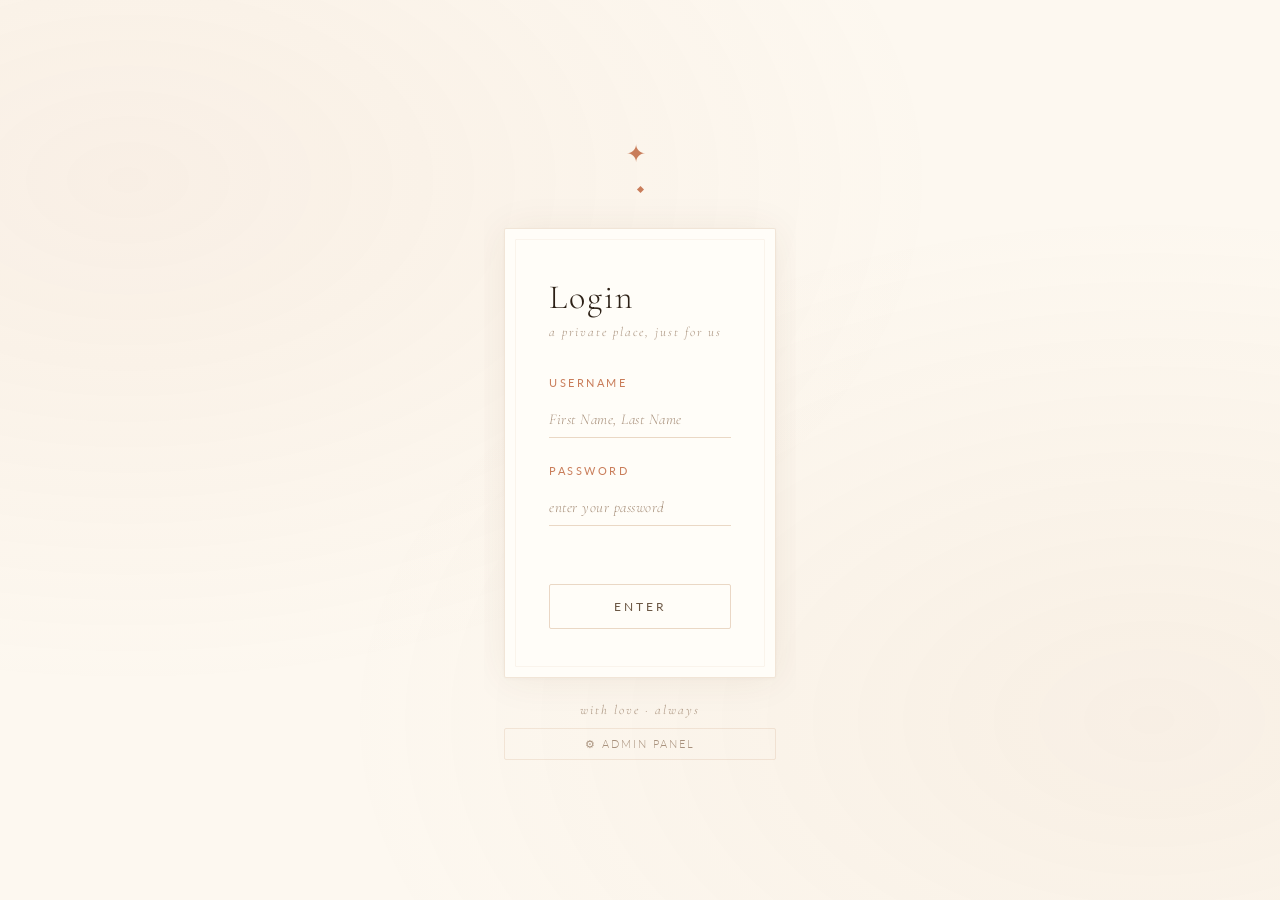
<file: index.html>
<!DOCTYPE html>
<html lang="en">
<head>
  <meta charset="UTF-8" />
  <meta name="viewport" content="width=device-width, initial-scale=1.0" />
  <title>For Rica — Home</title>
  <link href="https://fonts.googleapis.com/css2?family=Cormorant+Garamond:ital,wght@0,300;0,400;1,300;1,400&family=Lato:wght@300;400&display=swap" rel="stylesheet" />

  <style>
    *, *::before, *::after { margin: 0; padding: 0; box-sizing: border-box; }
    :root {
      --cream:#fdf8f0; --cream-deep:#f5ede0; --ink:#2c2016; --ink-light:#6b5744; --ink-faint:#a8917c;
      --blush:#e8c4a0; --rose:#c97d5a; --rose-dark:#a05f40; --gold:#b98250;
      --border:rgba(185,130,80,0.15); --border-strong:rgba(185,130,80,0.30); --shadow-warm:rgba(100,60,20,0.07);
      --font-serif:"Cormorant Garamond",serif; --font-sans:"Lato",sans-serif; --sidebar-w:260px;
    }
    html,body{min-height:100vh;background-color:var(--cream);font-family:var(--font-sans);font-weight:300;color:var(--ink);overflow-x:hidden;}
    body::before{content:"";position:fixed;inset:0;background:radial-gradient(ellipse at 10% 20%,rgba(200,140,100,0.08) 0%,transparent 50%),radial-gradient(ellipse at 90% 80%,rgba(185,130,80,0.07) 0%,transparent 50%);pointer-events:none;z-index:0;}
    .petals-container{position:fixed;inset:0;pointer-events:none;z-index:1;overflow:hidden;}
    .petal{position:absolute;top:-40px;background:radial-gradient(ellipse at 40% 30%,#f2c4a8,#d9896a);border-radius:50% 0 50% 0;opacity:0;animation:petalFall linear infinite;}
    @keyframes petalFall{0%{transform:translateY(0) rotate(0deg) translateX(0);opacity:0;}5%{opacity:0.6;}95%{opacity:0.3;}100%{transform:translateY(110vh) rotate(360deg) translateX(60px);opacity:0;}}
    .petal:nth-child(1){left:5%;width:8px;height:11px;animation-duration:9s;animation-delay:0s;}
    .petal:nth-child(2){left:15%;width:12px;height:16px;animation-duration:11s;animation-delay:1.5s;}
    .petal:nth-child(3){left:28%;width:9px;height:12px;animation-duration:8s;animation-delay:3s;}
    .petal:nth-child(4){left:40%;width:11px;height:15px;animation-duration:13s;animation-delay:0.8s;}
    .petal:nth-child(5){left:55%;width:8px;height:11px;animation-duration:10s;animation-delay:2.2s;}
    .petal:nth-child(6){left:68%;width:13px;height:17px;animation-duration:9s;animation-delay:4s;}
    .petal:nth-child(7){left:78%;width:9px;height:12px;animation-duration:12s;animation-delay:1s;}
    .petal:nth-child(8){left:88%;width:10px;height:14px;animation-duration:8s;animation-delay:3.5s;}
    .petal:nth-child(9){left:22%;width:7px;height:10px;animation-duration:14s;animation-delay:5s;}
    .petal:nth-child(10){left:62%;width:11px;height:15px;animation-duration:11s;animation-delay:6s;}
    @keyframes fadeUp{from{opacity:0;transform:translateY(40px);}to{opacity:1;transform:translateY(0);}}
    .animate-in{animation:fadeUp 1.2s cubic-bezier(0.22,1,0.36,1) both;}
    .app-container{display:flex;min-height:100vh;position:relative;z-index:2;}
    .sidebar{width:var(--sidebar-w);flex-shrink:0;background-color:transparent;border-right:1px solid var(--border);display:flex;flex-direction:column;padding:40px 0;position:sticky;top:0;height:100vh;overflow-y:auto;}
    .sidebar-header{padding:0 30px;margin-bottom:40px;}
    .sidebar-header .star{color:var(--rose);font-size:20px;margin-bottom:10px;display:block;}
    .sidebar-header h2{font-family:var(--font-serif);font-style:italic;font-size:22px;font-weight:300;letter-spacing:2px;color:var(--ink-light);}
    .sidebar-menu{flex:1;}
    .sidebar-menu h3{font-size:11px;letter-spacing:3px;color:var(--rose);padding:0 30px;margin:20px 0 10px;font-weight:400;}
    .sidebar-menu ul{list-style:none;margin-bottom:30px;}
    .sidebar-menu li{display:flex;align-items:center;border-left:3px solid transparent;transition:background 0.2s ease;}
    .sidebar-menu li:hover{background-color:rgba(232,196,160,0.1);}
    .sidebar-menu li.active{background-color:rgba(232,196,160,0.2);border-left:3px solid var(--rose);}
    .sidebar-menu li a{text-decoration:none;color:var(--ink);font-size:15px;display:flex;align-items:center;width:100%;padding:12px 30px;transition:color 0.2s ease;}
    .sidebar-menu li.disabled a{color:var(--ink-faint);pointer-events:none;}
    .sidebar-menu .icon{margin-right:14px;font-size:17px;opacity:0.7;}
    .badge{margin-left:auto;background-color:rgba(201,125,90,0.15);color:var(--rose);font-size:11px;padding:2px 8px;border-radius:12px;font-weight:400;}
    .sidebar-bottom{padding:0 30px;}
    .sidebar-bottom ul{list-style:none;border-top:1px solid var(--border);padding-top:20px;margin-bottom:20px;}
    .sidebar-bottom li a{text-decoration:none;color:var(--ink-light);font-size:15px;display:flex;align-items:center;padding:8px 0;transition:color 0.2s ease;}
    .sidebar-bottom li a:hover{color:var(--rose);}
    .sidebar-user{font-family:var(--font-serif);font-style:italic;font-size:13px;color:var(--ink-faint);letter-spacing:1px;margin-bottom:12px;padding-bottom:12px;border-bottom:0.5px solid var(--border);line-height:1.6;}
    .sidebar-user span{color:var(--rose);font-style:normal;}
    .logout-link{font-size:11px!important;letter-spacing:2px!important;color:var(--ink-faint)!important;text-transform:uppercase;cursor:pointer;}
    .logout-link:hover{color:var(--rose)!important;}
    .sidebar-footer{font-family:var(--font-serif);font-style:italic;font-size:14px;color:var(--ink-faint);letter-spacing:2px;border-top:1px solid var(--border);padding-top:20px;}
    .main-content{flex:1;display:flex;flex-direction:column;align-items:center;padding:60px 20px;overflow-y:auto;height:100vh;}
    .ornament-divider{text-align:center;margin-bottom:40px;}
    .ornament-divider .star-glyph{font-family:var(--font-serif);font-size:26px;color:var(--rose);letter-spacing:8px;display:block;margin-bottom:8px;}
    .ornament-divider .line{display:inline-block;width:100px;height:0.5px;background:linear-gradient(to right,transparent,var(--blush),transparent);vertical-align:middle;}
    .ornament-divider .diamond{display:inline-block;width:6px;height:6px;background:var(--rose);transform:rotate(45deg);margin:0 12px;vertical-align:middle;}
    .home-wrapper{max-width:680px;width:100%;}
    .welcome-headline{text-align:center;margin-bottom:48px;}
    .welcome-headline .eyebrow{font-family:var(--font-serif);font-style:italic;font-size:13px;letter-spacing:4px;color:var(--ink-faint);display:block;margin-bottom:14px;}
    .welcome-headline h1{font-family:var(--font-serif);font-weight:300;font-size:clamp(42px,6vw,68px);color:var(--ink);line-height:1.1;letter-spacing:2px;}
    .welcome-headline h1 em{color:var(--rose);font-style:italic;}
    .welcome-headline .subtitle{margin-top:16px;font-size:14px;letter-spacing:2px;color:var(--ink-faint);}
    .welcome-card{background:#fffdf8;border:0.5px solid rgba(185,130,80,0.2);border-radius:2px;padding:52px 56px;position:relative;box-shadow:0 2px 40px var(--shadow-warm),0 1px 4px rgba(100,60,20,0.04);}
    .welcome-card::after{content:"";position:absolute;inset:12px;border:0.5px solid rgba(185,130,80,0.08);border-radius:1px;pointer-events:none;}
    .welcome-card .greeting{font-family:var(--font-serif);font-size:20px;font-weight:300;color:var(--ink-light);margin-bottom:20px;letter-spacing:0.5px;}
    .welcome-card p{font-size:15.5px;line-height:2;color:var(--ink);margin-bottom:20px;letter-spacing:0.2px;}
    .welcome-card p:last-of-type{margin-bottom:0;}
    .quick-links{display:grid;grid-template-columns:repeat(3,1fr);gap:12px;margin-top:40px;}
    .quick-link-card{background:#fffdf8;border:0.5px solid var(--border-strong);border-radius:2px;padding:24px 20px;text-align:center;text-decoration:none;color:var(--ink);transition:transform 0.25s ease,box-shadow 0.25s ease,border-color 0.25s ease;}
    .quick-link-card:hover{transform:translateY(-3px);box-shadow:0 8px 30px var(--shadow-warm);border-color:rgba(201,125,90,0.4);}
    .quick-link-card .card-icon{font-size:26px;display:block;margin-bottom:10px;opacity:0.75;}
    .quick-link-card .card-title{font-family:var(--font-serif);font-style:italic;font-size:17px;color:var(--ink-light);display:block;margin-bottom:6px;}
    .quick-link-card .card-desc{font-size:12px;letter-spacing:1px;color:var(--ink-faint);}
    .quick-link-card.disabled{opacity:0.4;pointer-events:none;}
    .home-closing{margin-top:48px;text-align:center;}
    .home-closing .closing-line{display:inline-block;width:60px;height:0.5px;background:var(--blush);vertical-align:middle;margin:0 12px;}
    .home-closing .closing-text{font-family:var(--font-serif);font-style:italic;font-size:14px;color:var(--ink-faint);letter-spacing:2px;}
    @media(max-width:768px){.app-container{flex-direction:column;}.sidebar{width:100%;height:auto;position:static;border-right:none;border-bottom:1px solid var(--border);padding:20px 0;}.main-content{height:auto;overflow-y:visible;padding:40px 15px;}.welcome-card{padding:36px 28px;}.quick-links{grid-template-columns:1fr;}}
  </style>
</head>
<body>

  <div class="petals-container" aria-hidden="true">
    <div class="petal"></div><div class="petal"></div><div class="petal"></div>
    <div class="petal"></div><div class="petal"></div><div class="petal"></div>
    <div class="petal"></div><div class="petal"></div><div class="petal"></div>
    <div class="petal"></div>
  </div>

  <div class="app-container">
    <aside class="sidebar">
      <div class="sidebar-header">
        <span class="star">✦</span>
        <h2>for rica</h2>
      </div>
      <nav class="sidebar-menu">
        <h3>MAIN</h3>
        <ul>
          <li class="active"><a href="index.html"><span class="icon">⊞</span> Home</a></li>
          <li><a href="letters.html"><span class="icon">✉</span> Letters <span class="badge" id="badge-letters">—</span></a></li>
          <li><a href="photos.html"><span class="icon">✾</span> Photos <span class="badge" id="badge-photos">—</span></a></li>
        </ul>
        <h3>COMING SOON</h3>
        <ul>
          <li class="disabled"><a href="#"><span class="icon">☆</span> Memories</a></li>
          <li class="disabled"><a href="#"><span class="icon">◷</span> Timeline</a></li>
          <li class="disabled"><a href="#"><span class="icon">⚲</span> Places</a></li>
        </ul>
      </nav>
      <div class="sidebar-bottom">
        <div class="sidebar-user">signed in as<br><span id="display-name">—</span></div>
        <ul>
          <li><a href="about.html"><span class="icon">♙</span> About Miggy</a></li>
          <li><a class="logout-link" id="logout-btn"><span class="icon">↩</span> Log out</a></li>
        </ul>
        <div class="sidebar-footer">with love &middot; always</div>
      </div>
    </aside>

    <main class="main-content">
      <div class="home-wrapper animate-in">
        <div class="ornament-divider">
          <span class="star-glyph">✦</span>
          <span class="line"></span><span class="diamond"></span><span class="line"></span>
        </div>
        <div class="welcome-headline">
          <span class="eyebrow">a little place made for you</span>
          <h1>Welcome, <em>Rica.</em></h1>
          <p class="subtitle">something quiet &nbsp;&middot;&nbsp; something yours</p>
        </div>
        <div class="welcome-card">
          <div class="greeting">Riri, Little Major, Light Furry</div>
          <p>This little corner of the internet was made just for you, a space to hold the things I feel but sometimes struggle to say out loud. You'll find letters, photos, and small reminders of how much you mean to me.</p>
          <p>Explore whenever you like. There's no rush here. Just warmth, honesty, and a lot of love, quietly waiting for you in every page.</p>
        </div>
        <div class="quick-links">
          <a class="quick-link-card" href="letters.html">
            <span class="card-icon">✉</span>
            <span class="card-title">Letters</span>
            <span class="card-desc">words from the heart</span>
          </a>
          <a class="quick-link-card" href="photos.html">
            <span class="card-icon">✾</span>
            <span class="card-title">Photos</span>
            <span class="card-desc">moments we shared</span>
          </a>
          <a class="quick-link-card disabled" href="#">
            <span class="card-icon">☆</span>
            <span class="card-title">Memories</span>
            <span class="card-desc">coming soon</span>
          </a>
        </div>
        <div class="home-closing">
          <span class="closing-line"></span>
          <span class="closing-text">made with love, by Miggy</span>
          <span class="closing-line"></span>
        </div>
      </div>
    </main>
  </div>

  <script>
    /* ============================================================
       SESSION GUARD
       ============================================================ */
    const SESSION_KEY  = 'rica-session';
    const loggedInUser = sessionStorage.getItem(SESSION_KEY);
    if (!loggedInUser) {
      window.location.replace('login.html');
    } else {
      document.getElementById('display-name').textContent = loggedInUser;
    }
    document.getElementById('logout-btn').addEventListener('click', () => {
      sessionStorage.removeItem(SESSION_KEY);
      window.location.href = 'login.html';
    });

    /* ============================================================
       SIDEBAR BADGE COUNTS
       Reads counts saved by photos.html and letters.html
       from localStorage and displays them in the sidebar badges.
       ============================================================ */
    const PHOTO_COUNT_KEY  = 'rica-photo-count';
    const LETTER_COUNT_KEY = 'rica-letter-count';

    const storedPhotos  = localStorage.getItem(PHOTO_COUNT_KEY);
    const storedLetters = localStorage.getItem(LETTER_COUNT_KEY);

    // Show stored count or '—' if page hasn't been visited yet
    document.getElementById('badge-photos').textContent  = storedPhotos  || '—';
    document.getElementById('badge-letters').textContent = storedLetters || '—';
  </script>

</body>
</html>
</file>
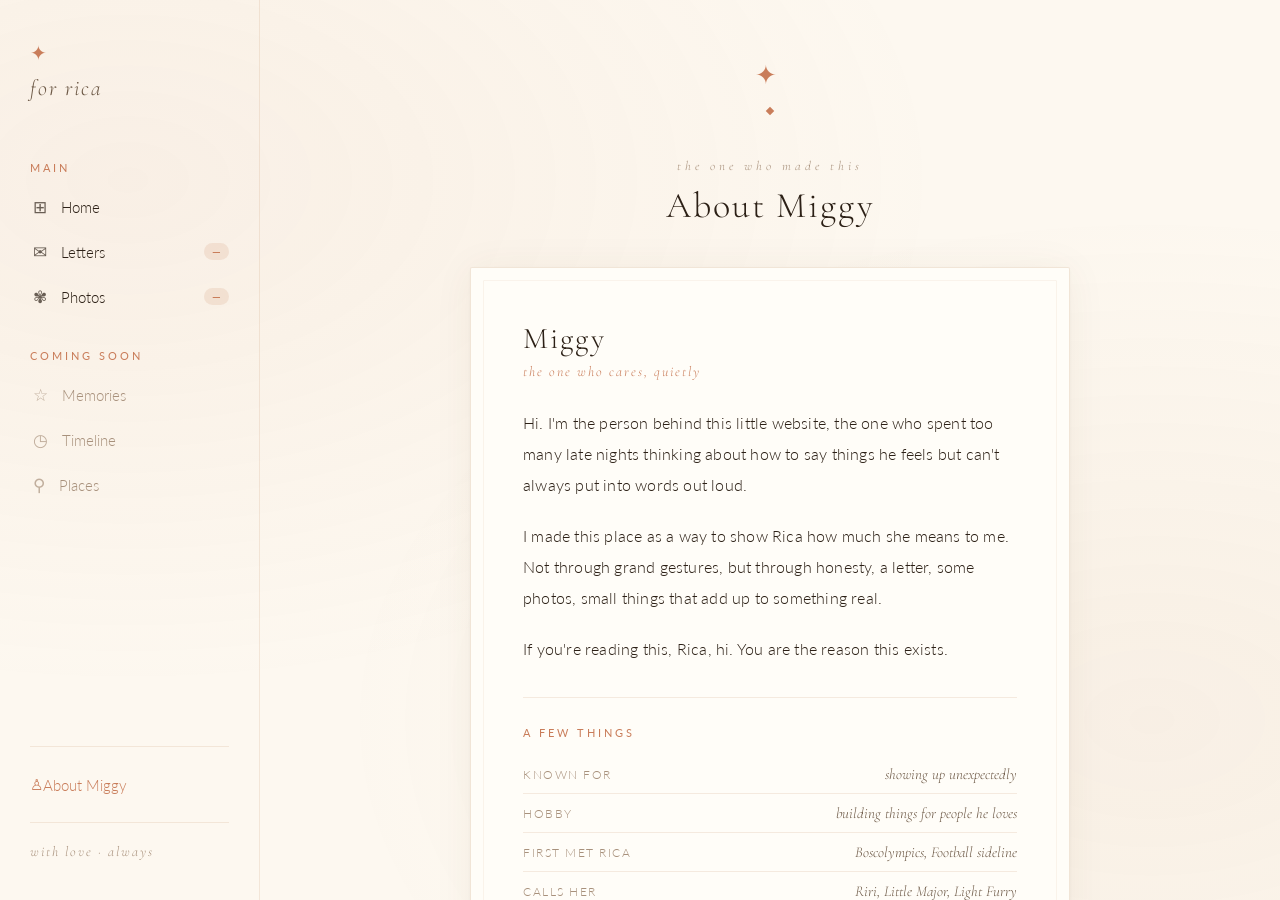
<file: about.html>
<!DOCTYPE html>
<html lang="en">
<head>
  <meta charset="UTF-8" />
  <meta name="viewport" content="width=device-width, initial-scale=1.0" />
  <title>For Rica — About Miggy</title>
  <link href="https://fonts.googleapis.com/css2?family=Cormorant+Garamond:ital,wght@0,300;0,400;1,300;1,400&family=Lato:wght@300;400&display=swap" rel="stylesheet" />
  <style>
    *, *::before, *::after { margin: 0; padding: 0; box-sizing: border-box; }
    :root {
      --cream:#fdf8f0; --cream-deep:#f5ede0; --ink:#2c2016; --ink-light:#6b5744; --ink-faint:#a8917c;
      --blush:#e8c4a0; --rose:#c97d5a;
      --border:rgba(185,130,80,0.15); --border-strong:rgba(185,130,80,0.30); --shadow-warm:rgba(100,60,20,0.07);
      --font-serif:"Cormorant Garamond",serif; --font-sans:"Lato",sans-serif; --sidebar-w:260px;
    }
    html,body{min-height:100vh;background-color:var(--cream);font-family:var(--font-sans);font-weight:300;color:var(--ink);overflow-x:hidden;}
    body::before{content:"";position:fixed;inset:0;background:radial-gradient(ellipse at 10% 20%,rgba(200,140,100,0.08) 0%,transparent 50%),radial-gradient(ellipse at 90% 80%,rgba(185,130,80,0.07) 0%,transparent 50%);pointer-events:none;z-index:0;}
    .petals-container{position:fixed;inset:0;pointer-events:none;z-index:1;overflow:hidden;}
    .petal{position:absolute;top:-40px;background:radial-gradient(ellipse at 40% 30%,#f2c4a8,#d9896a);border-radius:50% 0 50% 0;opacity:0;animation:petalFall linear infinite;}
    @keyframes petalFall{0%{transform:translateY(0) rotate(0deg) translateX(0);opacity:0;}5%{opacity:0.6;}95%{opacity:0.3;}100%{transform:translateY(110vh) rotate(360deg) translateX(60px);opacity:0;}}
    .petal:nth-child(1){left:5%;width:8px;height:11px;animation-duration:9s;animation-delay:0s;}
    .petal:nth-child(2){left:15%;width:12px;height:16px;animation-duration:11s;animation-delay:1.5s;}
    .petal:nth-child(3){left:28%;width:9px;height:12px;animation-duration:8s;animation-delay:3s;}
    .petal:nth-child(4){left:40%;width:11px;height:15px;animation-duration:13s;animation-delay:0.8s;}
    .petal:nth-child(5){left:55%;width:8px;height:11px;animation-duration:10s;animation-delay:2.2s;}
    .petal:nth-child(6){left:68%;width:13px;height:17px;animation-duration:9s;animation-delay:4s;}
    .petal:nth-child(7){left:78%;width:9px;height:12px;animation-duration:12s;animation-delay:1s;}
    .petal:nth-child(8){left:88%;width:10px;height:14px;animation-duration:8s;animation-delay:3.5s;}
    .petal:nth-child(9){left:22%;width:7px;height:10px;animation-duration:14s;animation-delay:5s;}
    .petal:nth-child(10){left:62%;width:11px;height:15px;animation-duration:11s;animation-delay:6s;}
    @keyframes fadeUp{from{opacity:0;transform:translateY(40px);}to{opacity:1;transform:translateY(0);}}
    .animate-in{animation:fadeUp 1.2s cubic-bezier(0.22,1,0.36,1) both;}
    .app-container{display:flex;min-height:100vh;position:relative;z-index:2;}
    .sidebar{width:var(--sidebar-w);flex-shrink:0;background-color:transparent;border-right:1px solid var(--border);display:flex;flex-direction:column;padding:40px 0;position:sticky;top:0;height:100vh;overflow-y:auto;}
    .sidebar-header{padding:0 30px;margin-bottom:40px;}
    .sidebar-header .star{color:var(--rose);font-size:20px;margin-bottom:10px;display:block;}
    .sidebar-header h2{font-family:var(--font-serif);font-style:italic;font-size:22px;font-weight:300;letter-spacing:2px;color:var(--ink-light);}
    .sidebar-menu{flex:1;}
    .sidebar-menu h3{font-size:11px;letter-spacing:3px;color:var(--rose);padding:0 30px;margin:20px 0 10px;font-weight:400;}
    .sidebar-menu ul{list-style:none;margin-bottom:30px;}
    .sidebar-menu li{display:flex;align-items:center;border-left:3px solid transparent;transition:background 0.2s ease;}
    .sidebar-menu li:hover{background-color:rgba(232,196,160,0.1);}
    .sidebar-menu li.active{background-color:rgba(232,196,160,0.2);border-left:3px solid var(--rose);}
    .sidebar-menu li a{text-decoration:none;color:var(--ink);font-size:15px;display:flex;align-items:center;width:100%;padding:12px 30px;}
    .sidebar-menu li.disabled a{color:var(--ink-faint);pointer-events:none;}
    .sidebar-menu .icon{margin-right:14px;font-size:17px;opacity:0.7;}
    .badge{margin-left:auto;background-color:rgba(201,125,90,0.15);color:var(--rose);font-size:11px;padding:2px 8px;border-radius:12px;font-weight:400;}
    .sidebar-bottom{padding:0 30px;}
    .sidebar-bottom ul{list-style:none;border-top:1px solid var(--border);padding-top:20px;margin-bottom:20px;}
    .sidebar-bottom li a{text-decoration:none;color:var(--ink-light);font-size:15px;display:flex;align-items:center;padding:8px 0;}
    .sidebar-bottom li.active a{color:var(--rose);}
    .sidebar-bottom li a:hover{color:var(--rose);}
    .sidebar-footer{font-family:var(--font-serif);font-style:italic;font-size:14px;color:var(--ink-faint);letter-spacing:2px;border-top:1px solid var(--border);padding-top:20px;}
    .main-content{flex:1;display:flex;flex-direction:column;align-items:center;padding:60px 20px;overflow-y:auto;height:100vh;}
    .ornament-divider{text-align:center;margin-bottom:40px;}
    .ornament-divider .star-glyph{font-family:var(--font-serif);font-size:26px;color:var(--rose);letter-spacing:8px;display:block;margin-bottom:8px;}
    .ornament-divider .line{display:inline-block;width:100px;height:0.5px;background:linear-gradient(to right,transparent,var(--blush),transparent);vertical-align:middle;}
    .ornament-divider .diamond{display:inline-block;width:6px;height:6px;background:var(--rose);transform:rotate(45deg);margin:0 12px;vertical-align:middle;}
    .about-wrapper{max-width:600px;width:100%;}
    .page-title{text-align:center;margin-bottom:40px;}
    .page-title .eyebrow{font-family:var(--font-serif);font-style:italic;font-size:13px;letter-spacing:4px;color:var(--ink-faint);display:block;margin-bottom:10px;}
    .page-title h1{font-family:var(--font-serif);font-weight:300;font-size:36px;color:var(--ink);letter-spacing:2px;}
    .about-card{background:#fffdf8;border:0.5px solid rgba(185,130,80,0.2);border-radius:2px;padding:52px;position:relative;box-shadow:0 2px 40px rgba(100,60,20,0.06),0 1px 4px rgba(100,60,20,0.04);}
    .about-card::after{content:"";position:absolute;inset:12px;border:0.5px solid rgba(185,130,80,0.08);border-radius:1px;pointer-events:none;}
    .about-card .about-name{font-family:var(--font-serif);font-size:30px;font-weight:300;color:var(--ink);letter-spacing:2px;margin-bottom:6px;}
    .about-card .about-sub{font-family:var(--font-serif);font-style:italic;font-size:14px;color:var(--rose);letter-spacing:2px;margin-bottom:28px;display:block;}
    .about-card p{font-size:15.5px;line-height:2;color:var(--ink);margin-bottom:20px;letter-spacing:0.2px;}
    .about-card p:last-of-type{margin-bottom:0;}
    .about-facts{margin-top:32px;padding-top:28px;border-top:0.5px solid rgba(185,130,80,0.15);}
    .about-facts h3{font-size:11px;letter-spacing:3px;color:var(--rose);font-weight:400;margin-bottom:16px;}
    .fact-row{display:flex;justify-content:space-between;align-items:baseline;padding:10px 0;border-bottom:0.5px solid var(--border);gap:16px;}
    .fact-row:last-child{border-bottom:none;}
    .fact-label{font-size:12px;letter-spacing:1.5px;color:var(--ink-faint);text-transform:uppercase;white-space:nowrap;}
    .fact-value{font-family:var(--font-serif);font-style:italic;font-size:15px;color:var(--ink-light);text-align:right;}
    @media(max-width:768px){.app-container{flex-direction:column;}.sidebar{width:100%;height:auto;position:static;border-right:none;border-bottom:1px solid var(--border);padding:20px 0;}.main-content{height:auto;overflow-y:visible;padding:40px 15px;}.about-card{padding:36px 28px;}.fact-row{flex-direction:column;gap:4px;}.fact-value{text-align:left;}}
  </style>
</head>
<body>

  <div class="petals-container" aria-hidden="true">
    <div class="petal"></div><div class="petal"></div><div class="petal"></div>
    <div class="petal"></div><div class="petal"></div><div class="petal"></div>
    <div class="petal"></div><div class="petal"></div><div class="petal"></div>
    <div class="petal"></div>
  </div>

  <div class="app-container">
    <aside class="sidebar">
      <div class="sidebar-header">
        <span class="star">✦</span>
        <h2>for rica</h2>
      </div>
      <nav class="sidebar-menu">
        <h3>MAIN</h3>
        <ul>
          <li><a href="index.html"><span class="icon">⊞</span> Home</a></li>
          <li><a href="letters.html"><span class="icon">✉</span> Letters <span class="badge" id="badge-letters">—</span></a></li>
          <li><a href="photos.html"><span class="icon">✾</span> Photos <span class="badge" id="badge-photos">—</span></a></li>
        </ul>
        <h3>COMING SOON</h3>
        <ul>
          <li class="disabled"><a href="#"><span class="icon">☆</span> Memories</a></li>
          <li class="disabled"><a href="#"><span class="icon">◷</span> Timeline</a></li>
          <li class="disabled"><a href="#"><span class="icon">⚲</span> Places</a></li>
        </ul>
      </nav>
      <div class="sidebar-bottom">
        <ul>
          <li class="active"><a href="about.html"><span class="icon">♙</span> About Miggy</a></li>
        </ul>
        <div class="sidebar-footer">with love &middot; always</div>
      </div>
    </aside>

    <main class="main-content">
      <div class="about-wrapper animate-in">

        <div class="ornament-divider">
          <span class="star-glyph">✦</span>
          <span class="line"></span><span class="diamond"></span><span class="line"></span>
        </div>

        <div class="page-title">
          <span class="eyebrow">the one who made this</span>
          <h1>About Miggy</h1>
        </div>

        <div class="about-card">
          <div class="about-name">Miggy</div>
          <span class="about-sub">the one who cares, quietly</span>
          <p>Hi. I'm the person behind this little website, the one who spent too many late nights thinking about how to say things he feels but can't always put into words out loud.</p>
          <p>I made this place as a way to show Rica how much she means to me. Not through grand gestures, but through honesty, a letter, some photos, small things that add up to something real.</p>
          <p>If you're reading this, Rica, hi. You are the reason this exists.</p>
          <div class="about-facts">
            <h3>A FEW THINGS</h3>
            <div class="fact-row">
              <span class="fact-label">known for</span>
              <span class="fact-value">showing up unexpectedly</span>
            </div>
            <div class="fact-row">
              <span class="fact-label">hobby</span>
              <span class="fact-value">building things for people he loves</span>
            </div>
            <div class="fact-row">
              <span class="fact-label">first met Rica</span>
              <span class="fact-value">Boscolympics, Football sideline</span>
            </div>
            <div class="fact-row">
              <span class="fact-label">calls her</span>
              <span class="fact-value">Riri, Little Major, Light Furry</span>
            </div>
            <div class="fact-row">
              <span class="fact-label">favorite thing about Rica</span>
              <span class="fact-value">her warmth that fills a room</span>
            </div>
          </div>
        </div>

      </div>
    </main>
  </div>

  <script>
    /* ============================================================
       BADGE COUNTER — about.html
       Reads both counts from localStorage and shows them in badges.
       ============================================================ */
    const storedPhotos  = localStorage.getItem('rica-photo-count')  || '—';
    const storedLetters = localStorage.getItem('rica-letter-count') || '—';

    document.getElementById('badge-photos').textContent  = storedPhotos;
    document.getElementById('badge-letters').textContent = storedLetters;
  </script>

</body>
</html>
</file>
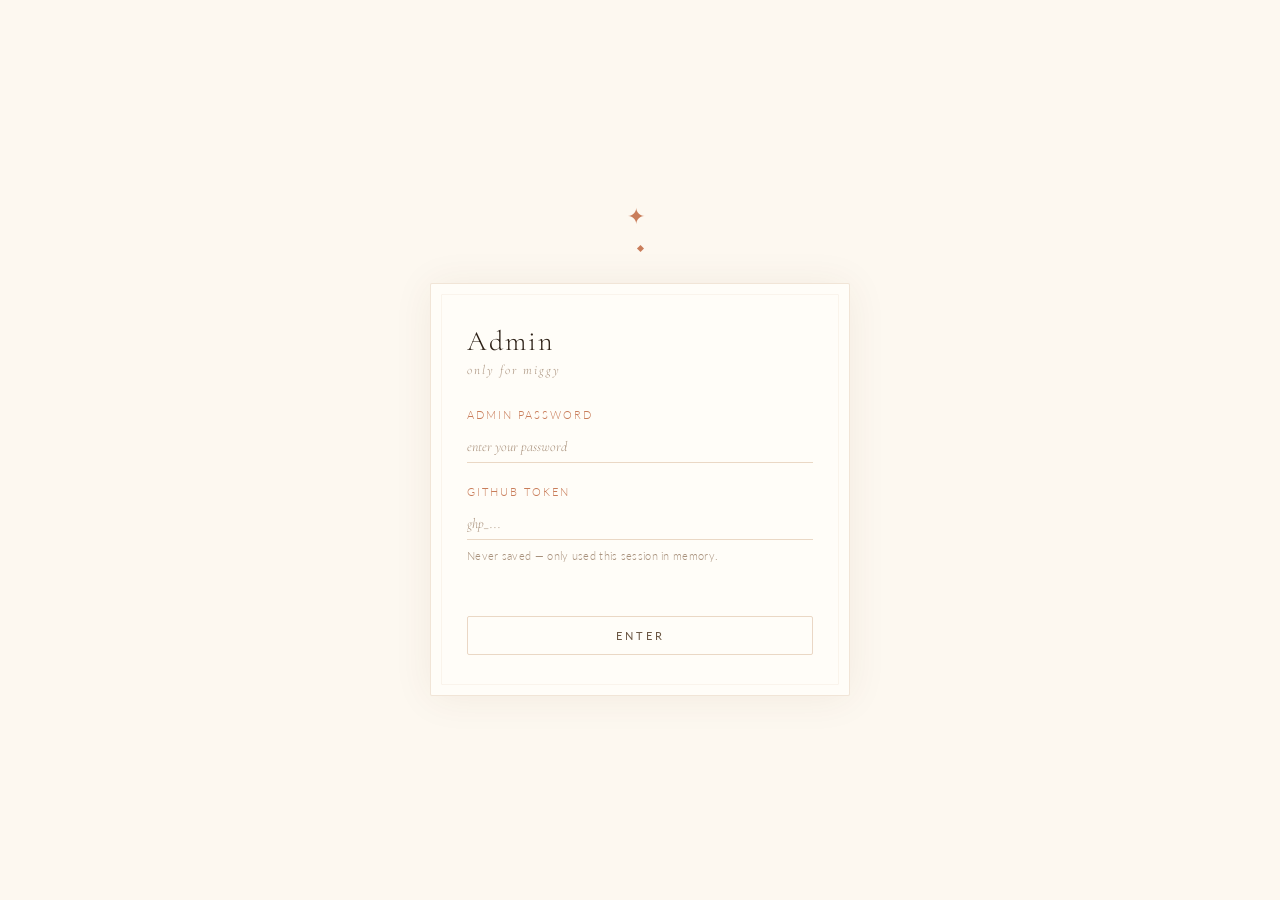
<file: admin.html>
<!DOCTYPE html>
<html lang="en">
<head>
  <meta charset="UTF-8" />
  <meta name="viewport" content="width=device-width, initial-scale=1.0" />
  <title>For Rica — Admin</title>
  <link href="https://fonts.googleapis.com/css2?family=Cormorant+Garamond:ital,wght@0,300;0,400;1,300;1,400&family=Lato:wght@300;400&display=swap" rel="stylesheet" />
  <style>
    *, *::before, *::after { margin:0; padding:0; box-sizing:border-box; }
    :root {
      --cream:#fdf8f0; --cream-deep:#f5ede0; --ink:#2c2016; --ink-light:#6b5744; --ink-faint:#a8917c;
      --blush:#e8c4a0; --rose:#c97d5a; --rose-dark:#a05f40; --green:#6a9f6a; --red:#b85555;
      --border:rgba(185,130,80,0.15); --border-strong:rgba(185,130,80,0.30); --shadow-warm:rgba(100,60,20,0.07);
      --font-serif:"Cormorant Garamond",serif; --font-sans:"Lato",sans-serif;
    }
    html,body{min-height:100vh;background-color:var(--cream);font-family:var(--font-sans);font-weight:300;color:var(--ink);overflow-x:hidden;}
    body::before{content:"";position:fixed;inset:0;background:radial-gradient(ellipse at 10% 20%,rgba(200,140,100,0.08) 0%,transparent 50%),radial-gradient(ellipse at 90% 80%,rgba(185,130,80,0.07) 0%,transparent 50%);pointer-events:none;z-index:0;}
    .petals-container{position:fixed;inset:0;pointer-events:none;z-index:1;overflow:hidden;}
    .petal{position:absolute;top:-40px;background:radial-gradient(ellipse at 40% 30%,#f2c4a8,#d9896a);border-radius:50% 0 50% 0;opacity:0;animation:petalFall linear infinite;}
    @keyframes petalFall{0%{transform:translateY(0) rotate(0deg) translateX(0);opacity:0;}5%{opacity:0.5;}95%{opacity:0.2;}100%{transform:translateY(110vh) rotate(360deg) translateX(60px);opacity:0;}}
    .petal:nth-child(1){left:5%;width:8px;height:11px;animation-duration:9s;animation-delay:0s;}
    .petal:nth-child(2){left:15%;width:12px;height:16px;animation-duration:11s;animation-delay:1.5s;}
    .petal:nth-child(3){left:28%;width:9px;height:12px;animation-duration:8s;animation-delay:3s;}
    .petal:nth-child(4){left:40%;width:11px;height:15px;animation-duration:13s;animation-delay:0.8s;}
    .petal:nth-child(5){left:55%;width:8px;height:11px;animation-duration:10s;animation-delay:2.2s;}
    .petal:nth-child(6){left:68%;width:13px;height:17px;animation-duration:9s;animation-delay:4s;}
    .petal:nth-child(7){left:78%;width:9px;height:12px;animation-duration:12s;animation-delay:1s;}
    .petal:nth-child(8){left:88%;width:10px;height:14px;animation-duration:8s;animation-delay:3.5s;}
    .petal:nth-child(9){left:22%;width:7px;height:10px;animation-duration:14s;animation-delay:5s;}
    .petal:nth-child(10){left:62%;width:11px;height:15px;animation-duration:11s;animation-delay:6s;}
    @keyframes fadeUp{from{opacity:0;transform:translateY(30px);}to{opacity:1;transform:translateY(0);}}

    /* LOGIN */
    #admin-login{position:fixed;inset:0;z-index:999;background:var(--cream);display:flex;align-items:center;justify-content:center;padding:20px;}
    #admin-login.hidden{display:none;}
    .login-box{max-width:420px;width:100%;animation:fadeUp 0.8s ease both;}
    .login-ornament{text-align:center;margin-bottom:28px;}
    .login-ornament .star{font-family:var(--font-serif);font-size:22px;color:var(--rose);letter-spacing:8px;display:block;margin-bottom:6px;}
    .login-ornament .line{display:inline-block;width:70px;height:0.5px;background:linear-gradient(to right,transparent,var(--blush),transparent);vertical-align:middle;}
    .login-ornament .diamond{display:inline-block;width:5px;height:5px;background:var(--rose);transform:rotate(45deg);margin:0 10px;vertical-align:middle;}
    .login-card{background:#fffdf8;border:0.5px solid rgba(185,130,80,0.2);border-radius:2px;padding:40px 36px;position:relative;box-shadow:0 2px 40px var(--shadow-warm);}
    .login-card::after{content:"";position:absolute;inset:10px;border:0.5px solid rgba(185,130,80,0.07);border-radius:1px;pointer-events:none;}
    .login-card h2{font-family:var(--font-serif);font-weight:300;font-size:28px;color:var(--ink);letter-spacing:2px;margin-bottom:4px;}
    .login-card .sub{font-family:var(--font-serif);font-style:italic;font-size:13px;color:var(--ink-faint);letter-spacing:2px;margin-bottom:30px;display:block;}
    .field{margin-bottom:22px;}
    .field label{display:block;font-size:11px;letter-spacing:2px;color:var(--rose);margin-bottom:8px;text-transform:uppercase;}
    .field input{width:100%;background:transparent;border:none;border-bottom:1px solid var(--border-strong);padding:8px 0;font-family:var(--font-sans);font-size:14px;font-weight:300;color:var(--ink);outline:none;transition:border-color 0.2s;}
    .field input:focus{border-bottom-color:var(--rose);}
    .field input::placeholder{color:var(--ink-faint);font-style:italic;font-family:var(--font-serif);}
    .field-note{font-size:11px;color:var(--ink-faint);margin-top:7px;line-height:1.7;letter-spacing:0.3px;}
    .btn-primary{width:100%;margin-top:28px;background:transparent;border:0.5px solid var(--border-strong);border-radius:2px;padding:12px;font-family:var(--font-sans);font-size:11px;font-weight:400;letter-spacing:3px;color:var(--ink-light);cursor:pointer;transition:all 0.2s;text-transform:uppercase;}
    .btn-primary:hover{background:rgba(201,125,90,0.08);border-color:var(--rose);color:var(--rose);}
    .login-error{display:none;margin-top:14px;text-align:center;font-family:var(--font-serif);font-style:italic;font-size:13px;color:var(--red);}
    .login-error.show{display:block;}

    /* ADMIN UI */
    #admin-ui{position:relative;z-index:2;max-width:800px;margin:0 auto;padding:50px 20px 80px;animation:fadeUp 0.8s ease both;}
    .admin-header{text-align:center;margin-bottom:40px;}
    .admin-header .ornament{font-family:var(--font-serif);font-size:22px;color:var(--rose);letter-spacing:8px;display:block;margin-bottom:8px;}
    .admin-header .deco-line{display:inline-block;width:80px;height:0.5px;background:linear-gradient(to right,transparent,var(--blush),transparent);vertical-align:middle;}
    .admin-header .deco-diamond{display:inline-block;width:5px;height:5px;background:var(--rose);transform:rotate(45deg);margin:0 10px;vertical-align:middle;}
    .admin-header h1{font-family:var(--font-serif);font-weight:300;font-size:34px;color:var(--ink);letter-spacing:2px;margin:16px 0 6px;}
    .admin-header p{font-family:var(--font-serif);font-style:italic;font-size:14px;color:var(--ink-faint);letter-spacing:2px;}
    .admin-top-bar{display:flex;justify-content:space-between;align-items:center;margin-bottom:32px;}
    .back-link{text-decoration:none;color:var(--ink-faint);font-size:12px;letter-spacing:2px;text-transform:uppercase;transition:color 0.2s;}
    .back-link:hover{color:var(--rose);}
    .logout-btn{background:none;border:0.5px solid var(--border);border-radius:2px;padding:6px 14px;font-size:11px;letter-spacing:2px;color:var(--ink-faint);cursor:pointer;transition:all 0.2s;text-transform:uppercase;}
    .logout-btn:hover{border-color:var(--rose);color:var(--rose);}

    /* SECTION TABS */
    .admin-tabs{display:flex;gap:0;margin-bottom:28px;border-bottom:1px solid var(--border);}
    .admin-tab{background:transparent;border:none;border-bottom:2px solid transparent;padding:12px 24px;font-family:var(--font-sans);font-size:11px;letter-spacing:2px;color:var(--ink-faint);cursor:pointer;transition:all 0.2s;text-transform:uppercase;margin-bottom:-1px;}
    .admin-tab:hover{color:var(--rose);}
    .admin-tab.active{color:var(--rose);border-bottom-color:var(--rose);}

    /* SECTION PANELS */
    .admin-panel{display:none;}
    .admin-panel.active{display:block;animation:fadeUp 0.3s ease both;}

    /* CARDS */
    .section-card{background:#fffdf8;border:0.5px solid rgba(185,130,80,0.2);border-radius:2px;padding:36px 40px;margin-bottom:20px;position:relative;box-shadow:0 2px 30px var(--shadow-warm);}
    .section-card::after{content:"";position:absolute;inset:10px;border:0.5px solid rgba(185,130,80,0.06);border-radius:1px;pointer-events:none;}
    .section-title{font-family:var(--font-serif);font-size:22px;font-weight:300;color:var(--ink);letter-spacing:2px;margin-bottom:4px;}
    .section-sub{font-family:var(--font-serif);font-style:italic;font-size:13px;color:var(--rose);letter-spacing:1px;margin-bottom:24px;display:block;}

    /* FORM */
    .form-group{margin-bottom:20px;}
    .form-group label{display:block;font-size:11px;letter-spacing:2px;color:var(--rose);margin-bottom:8px;text-transform:uppercase;}
    .form-group input[type="text"],.form-group textarea{width:100%;background:transparent;border:none;border-bottom:1px solid var(--border-strong);padding:10px 0;font-family:var(--font-sans);font-size:14px;font-weight:300;color:var(--ink);outline:none;transition:border-color 0.2s;resize:vertical;}
    .form-group input:focus,.form-group textarea:focus{border-bottom-color:var(--rose);}
    .form-group input::placeholder,.form-group textarea::placeholder{color:var(--ink-faint);font-style:italic;font-family:var(--font-serif);}
    .form-group textarea{min-height:100px;padding-top:10px;}

    /* DROP ZONE */
    .drop-zone{border:1px dashed var(--border-strong);border-radius:2px;padding:28px 20px;text-align:center;cursor:pointer;transition:all 0.2s;background:rgba(232,196,160,0.04);position:relative;}
    .drop-zone:hover,.drop-zone.dragover{border-color:var(--rose);background:rgba(201,125,90,0.06);}
    .drop-zone input[type="file"]{position:absolute;inset:0;opacity:0;cursor:pointer;width:100%;height:100%;}
    .drop-zone .dz-icon{font-size:26px;opacity:0.4;display:block;margin-bottom:8px;}
    .drop-zone .dz-label{font-family:var(--font-serif);font-style:italic;font-size:15px;color:var(--ink-faint);}
    .drop-zone .dz-sub{font-size:11px;letter-spacing:1px;color:var(--ink-faint);margin-top:4px;opacity:0.6;}

    /* PREVIEW GRID */
    .photo-preview-grid{display:grid;grid-template-columns:repeat(4,1fr);gap:8px;margin-top:14px;}
    .preview-item{position:relative;aspect-ratio:1;border-radius:2px;overflow:hidden;border:0.5px solid var(--border);}
    .preview-item img{width:100%;height:100%;object-fit:cover;filter:sepia(8%) saturate(90%);}
    .preview-item .remove-preview{position:absolute;top:4px;right:4px;background:rgba(44,32,22,0.7);color:white;border:none;border-radius:50%;width:20px;height:20px;font-size:12px;cursor:pointer;display:flex;align-items:center;justify-content:center;}
    .preview-item .preview-caption{position:absolute;bottom:0;left:0;right:0;background:rgba(44,32,22,0.6);padding:4px 6px;}
    .preview-item .preview-caption input{width:100%;background:transparent;border:none;color:white;font-size:10px;outline:none;font-family:var(--font-serif);font-style:italic;}

    /* BUTTONS */
    .action-btn{margin-top:20px;background:transparent;border:0.5px solid var(--border-strong);border-radius:2px;padding:12px 28px;font-family:var(--font-sans);font-size:11px;font-weight:400;letter-spacing:3px;color:var(--ink-light);cursor:pointer;transition:all 0.25s;text-transform:uppercase;}
    .action-btn:hover{background:rgba(201,125,90,0.08);border-color:var(--rose);color:var(--rose);}
    .action-btn:disabled{opacity:0.4;cursor:not-allowed;}
    .btn-danger{background:transparent;border:0.5px solid rgba(184,85,85,0.3);border-radius:2px;padding:6px 14px;font-family:var(--font-sans);font-size:11px;letter-spacing:2px;color:var(--red);cursor:pointer;transition:all 0.2s;text-transform:uppercase;}
    .btn-danger:hover{background:rgba(184,85,85,0.08);border-color:var(--red);}
    .btn-sm{padding:5px 12px;font-size:10px;letter-spacing:1.5px;margin-top:0;}
    .btn-save{background:rgba(106,159,106,0.1);border:0.5px solid rgba(106,159,106,0.4);color:var(--green);}
    .btn-save:hover{background:rgba(106,159,106,0.2);}

    /* STATUS */
    .status-msg{display:none;margin-top:14px;padding:12px 16px;border-radius:2px;font-size:13px;font-family:var(--font-serif);font-style:italic;letter-spacing:0.5px;line-height:1.7;}
    .status-msg.show{display:block;}
    .status-msg.success{background:rgba(106,159,106,0.1);border:0.5px solid rgba(106,159,106,0.3);color:var(--green);}
    .status-msg.error{background:rgba(184,85,85,0.1);border:0.5px solid rgba(184,85,85,0.3);color:var(--red);}
    .status-msg.info{background:rgba(185,130,80,0.08);border:0.5px solid var(--border-strong);color:var(--ink-light);}
    .progress-bar{display:none;margin-top:10px;height:2px;background:var(--border);border-radius:1px;overflow:hidden;}
    .progress-bar.show{display:block;}
    .progress-fill{height:100%;background:var(--rose);width:0%;transition:width 0.4s ease;}

    /* MANAGE PHOTOS LIST */
    .manage-photo-list{display:flex;flex-direction:column;gap:10px;margin-top:4px;}
    .manage-photo-row{display:flex;align-items:center;gap:12px;padding:10px 12px;background:rgba(232,196,160,0.06);border:0.5px solid var(--border);border-radius:2px;}
    .manage-photo-row img{width:52px;height:52px;object-fit:cover;border-radius:2px;filter:sepia(8%);}
    .manage-photo-row .mp-caption{flex:1;}
    .manage-photo-row .mp-caption input{width:100%;background:transparent;border:none;border-bottom:1px solid var(--border);padding:4px 0;font-family:var(--font-serif);font-style:italic;font-size:14px;color:var(--ink);outline:none;}
    .manage-photo-row .mp-caption input:focus{border-bottom-color:var(--rose);}
    .manage-photo-row .mp-actions{display:flex;gap:8px;flex-shrink:0;}

    /* MANAGE LETTERS LIST */
    .manage-letter-list{display:flex;flex-direction:column;gap:10px;margin-top:4px;}
    .manage-letter-row{padding:14px 16px;background:rgba(232,196,160,0.06);border:0.5px solid var(--border);border-radius:2px;}
    .manage-letter-header{display:flex;align-items:center;justify-content:space-between;margin-bottom:0;}
    .manage-letter-title{font-family:var(--font-serif);font-style:italic;font-size:16px;color:var(--ink-light);}
    .manage-letter-date{font-size:12px;letter-spacing:1px;color:var(--ink-faint);}
    .manage-letter-actions{display:flex;gap:8px;margin-top:10px;}
    .manage-letter-edit{display:none;margin-top:14px;border-top:0.5px solid var(--border);padding-top:14px;}
    .manage-letter-edit.open{display:block;}

    /* ABOUT EDIT */
    .about-fact-row{display:flex;gap:10px;margin-bottom:12px;align-items:center;}
    .about-fact-row input{background:transparent;border:none;border-bottom:1px solid var(--border-strong);padding:7px 0;font-family:var(--font-sans);font-size:13px;font-weight:300;color:var(--ink);outline:none;transition:border-color 0.2s;}
    .about-fact-row input:first-child{width:35%;font-size:12px;letter-spacing:1px;color:var(--ink-faint);}
    .about-fact-row input:last-child{flex:1;}
    .about-fact-row input:focus{border-bottom-color:var(--rose);}
    .add-fact-btn{background:transparent;border:0.5px dashed var(--border-strong);border-radius:2px;padding:8px 16px;font-size:11px;letter-spacing:2px;color:var(--ink-faint);cursor:pointer;transition:all 0.2s;text-transform:uppercase;width:100%;margin-top:8px;}
    .add-fact-btn:hover{border-color:var(--rose);color:var(--rose);}
    .fact-remove{background:none;border:none;color:var(--ink-faint);cursor:pointer;font-size:16px;padding:0 4px;transition:color 0.2s;flex-shrink:0;}
    .fact-remove:hover{color:var(--red);}

    @media(max-width:600px){.section-card{padding:24px 18px;}.photo-preview-grid{grid-template-columns:repeat(2,1fr);}.admin-tab{padding:10px 14px;font-size:10px;}}
  </style>
</head>
<body>

  <div class="petals-container" aria-hidden="true">
    <div class="petal"></div><div class="petal"></div><div class="petal"></div>
    <div class="petal"></div><div class="petal"></div><div class="petal"></div>
    <div class="petal"></div><div class="petal"></div><div class="petal"></div>
    <div class="petal"></div>
  </div>

  <!-- LOGIN -->
  <div id="admin-login">
    <div class="login-box">
      <div class="login-ornament">
        <span class="star">✦</span>
        <span class="line"></span><span class="diamond"></span><span class="line"></span>
      </div>
      <div class="login-card">
        <h2>Admin</h2>
        <span class="sub">only for miggy</span>
        <div class="field">
          <label>Admin Password</label>
          <input type="password" id="admin-pass" placeholder="enter your password" />
        </div>
        <div class="field">
          <label>GitHub Token</label>
          <input type="password" id="admin-token" placeholder="ghp_..." autocomplete="off" spellcheck="false" />
          <p class="field-note">Never saved — only used this session in memory.</p>
        </div>
        <button class="btn-primary" id="admin-login-btn">Enter</button>
        <div class="login-error" id="admin-error">Wrong password or invalid token.</div>
      </div>
    </div>
  </div>

  <!-- ADMIN UI -->
  <div id="admin-ui" style="display:none;">

    <div class="admin-header">
      <span class="ornament">✦</span>
      <span class="deco-line"></span><span class="deco-diamond"></span><span class="deco-line"></span>
      <h1>Admin Panel</h1>
      <p>manage your site from anywhere</p>
    </div>

    <div class="admin-top-bar">
      <a class="back-link" href="index.html">← back to site</a>
      <button class="logout-btn" id="admin-logout">Log out</button>
    </div>

    <!-- SECTION TABS -->
    <div class="admin-tabs">
      <button class="admin-tab active" data-tab="upload-photos">📷 Upload Photos</button>
      <button class="admin-tab" data-tab="manage-photos">🗂 Manage Photos</button>
      <button class="admin-tab" data-tab="write-letter">✉ Write Letter</button>
      <button class="admin-tab" data-tab="manage-letters">📋 Manage Letters</button>
      <button class="admin-tab" data-tab="edit-about">♙ Edit About</button>
    </div>

    <!-- ══════════════════════════════
         TAB 1: UPLOAD PHOTOS
    ══════════════════════════════ -->
    <div class="admin-panel active" id="panel-upload-photos">
      <div class="section-card">
        <div class="section-title">Upload Photos</div>
        <span class="section-sub">add new photos to the gallery</span>
        <div class="drop-zone" id="photo-drop">
          <input type="file" id="photo-files" accept="image/*" multiple />
          <span class="dz-icon">✾</span>
          <div class="dz-label">Click or drag photos here</div>
          <div class="dz-sub">JPG, PNG, WEBP, JFIF — multiple at once</div>
        </div>
        <div class="photo-preview-grid" id="photo-preview-grid"></div>
        <button class="action-btn" id="upload-photos-btn">Upload to GitHub</button>
        <div class="progress-bar" id="photo-progress"><div class="progress-fill" id="photo-fill"></div></div>
        <div class="status-msg" id="photo-status"></div>
      </div>
    </div>

    <!-- ══════════════════════════════
         TAB 2: MANAGE PHOTOS
    ══════════════════════════════ -->
    <div class="admin-panel" id="panel-manage-photos">
      <div class="section-card">
        <div class="section-title">Manage Photos</div>
        <span class="section-sub">edit captions or delete photos from the gallery</span>
        <button class="action-btn" id="load-photos-btn" style="margin-top:0;margin-bottom:16px;">Load Photos from GitHub</button>
        <div class="manage-photo-list" id="manage-photo-list"></div>
        <div class="status-msg" id="manage-photo-status"></div>
      </div>
    </div>

    <!-- ══════════════════════════════
         TAB 3: WRITE LETTER
    ══════════════════════════════ -->
    <div class="admin-panel" id="panel-write-letter">
      <div class="section-card">
        <div class="section-title">Write a Letter</div>
        <span class="section-sub">publish a new letter to the letters page</span>
        <div class="form-group">
          <label>Salutation</label>
          <input type="text" id="letter-sal" placeholder="Dear Rica, Riri, Little Major," />
        </div>
        <div class="form-group">
          <label>Date</label>
          <input type="text" id="letter-date" placeholder="April 2026" />
        </div>
        <div class="form-group">
          <label>Letter Body</label>
          <textarea id="letter-body" placeholder="Write your letter here...&#10;&#10;Leave a blank line between paragraphs." style="min-height:160px;"></textarea>
        </div>
        <div class="form-group">
          <label>Closing</label>
          <input type="text" id="letter-close" placeholder="With love and gratitude," />
        </div>
        <div class="form-group">
          <label>Tab Title (shown in the letter tabs)</label>
          <input type="text" id="letter-title" placeholder="The One That Started It All" />
        </div>
        <button class="action-btn" id="publish-btn">Publish Letter to GitHub</button>
        <div class="status-msg" id="letter-status"></div>
      </div>
    </div>

    <!-- ══════════════════════════════
         TAB 4: MANAGE LETTERS
    ══════════════════════════════ -->
    <div class="admin-panel" id="panel-manage-letters">
      <div class="section-card">
        <div class="section-title">Manage Letters</div>
        <span class="section-sub">edit or delete existing letters</span>
        <button class="action-btn" id="load-letters-btn" style="margin-top:0;margin-bottom:16px;">Load Letters from GitHub</button>
        <div class="manage-letter-list" id="manage-letter-list"></div>
        <div class="status-msg" id="manage-letter-status"></div>
      </div>
    </div>

    <!-- ══════════════════════════════
         TAB 5: EDIT ABOUT
    ══════════════════════════════ -->
    <div class="admin-panel" id="panel-edit-about">
      <div class="section-card">
        <div class="section-title">Edit About Miggy</div>
        <span class="section-sub">update the about page content</span>

        <button class="action-btn" id="load-about-btn" style="margin-top:0;margin-bottom:20px;">Load Current About Page</button>

        <div id="about-edit-form" style="display:none;">
          <div class="form-group">
            <label>Name</label>
            <input type="text" id="about-name" placeholder="Miggy" />
          </div>
          <div class="form-group">
            <label>Subtitle (shown in rose color)</label>
            <input type="text" id="about-sub" placeholder="the one who cares, quietly" />
          </div>
          <div class="form-group">
            <label>Paragraph 1</label>
            <textarea id="about-p1" style="min-height:80px;"></textarea>
          </div>
          <div class="form-group">
            <label>Paragraph 2</label>
            <textarea id="about-p2" style="min-height:80px;"></textarea>
          </div>
          <div class="form-group">
            <label>Paragraph 3</label>
            <textarea id="about-p3" style="min-height:60px;"></textarea>
          </div>

          <div class="form-group" style="margin-top:24px;">
            <label style="margin-bottom:14px;">Facts Table</label>
            <div id="facts-list"></div>
            <button class="add-fact-btn" id="add-fact-btn">+ Add Fact Row</button>
          </div>

          <button class="action-btn" id="save-about-btn">Save About Page to GitHub</button>
          <div class="status-msg" id="about-status"></div>
        </div>
      </div>
    </div>

  </div><!-- /#admin-ui -->

  <script>
    /* ============================================================
       CONFIG — token is entered at login, never stored in file
       ============================================================ */
    const ADMIN_PASSWORD = 'Miggy2026'; // ← change anytime
    const GITHUB_USER    = 'Sc4llion';
    const GITHUB_REPO    = 'For-Rica.Github.Com';
    const BRANCH         = 'main';

    let GITHUB_TOKEN = ''; // memory only

    /* ── API ── */
    const apiBase    = () => `https://api.github.com/repos/${GITHUB_USER}/${encodeURIComponent(GITHUB_REPO)}`;
    const apiHeaders = () => ({ 'Authorization':`Bearer ${GITHUB_TOKEN}`, 'Accept':'application/vnd.github+json', 'X-GitHub-Api-Version':'2022-11-28' });

    async function ghGet(path) {
      const res = await fetch(`${apiBase()}/contents/${path}?ref=${BRANCH}`, { headers: apiHeaders() });
      if (!res.ok) { const e=await res.json().catch(()=>({})); throw new Error(`Read error (${res.status}): ${e.message||'unknown'}`); }
      return res.json();
    }
    async function ghPut(path, b64, msg, sha=null) {
      const body = { message:msg, content:b64, branch:BRANCH };
      if (sha) body.sha = sha;
      const res = await fetch(`${apiBase()}/contents/${path}`, { method:'PUT', headers:{...apiHeaders(),'Content-Type':'application/json'}, body:JSON.stringify(body) });
      if (!res.ok) { const e=await res.json().catch(()=>({})); throw new Error(`Write error (${res.status}): ${e.message||'unknown'}`); }
      return res.json();
    }
    async function ghDelete(path, msg, sha) {
      const body = { message:msg, sha, branch:BRANCH };
      const res = await fetch(`${apiBase()}/contents/${path}`, { method:'DELETE', headers:{...apiHeaders(),'Content-Type':'application/json'}, body:JSON.stringify(body) });
      if (!res.ok) { const e=await res.json().catch(()=>({})); throw new Error(`Delete error (${res.status}): ${e.message||'unknown'}`); }
      return res.json();
    }
    const toB64File = f => new Promise((res,rej)=>{ const r=new FileReader(); r.onload=e=>res(e.target.result.split(',')[1]); r.onerror=rej; r.readAsDataURL(f); });
    const toB64Text = s => btoa(unescape(encodeURIComponent(s)));
    const fromB64   = b => decodeURIComponent(escape(atob(b.replace(/\n/g,''))));
    function showStatus(el,type,msg){ el.className=`status-msg show ${type}`; el.textContent=msg; }

    /* ── LOGIN ── */
    const loginEl   = document.getElementById('admin-login');
    const uiEl      = document.getElementById('admin-ui');
    const passEl    = document.getElementById('admin-pass');
    const tokenEl   = document.getElementById('admin-token');
    const loginBtn  = document.getElementById('admin-login-btn');
    const errorEl   = document.getElementById('admin-error');
    const logoutBtn = document.getElementById('admin-logout');

    loginBtn.addEventListener('click', () => {
      const pass  = passEl.value;
      const token = tokenEl.value.trim();
      if (pass !== ADMIN_PASSWORD) { errorEl.textContent='Wrong password.'; errorEl.classList.add('show'); passEl.value=''; passEl.focus(); return; }
      if (!token || (!token.startsWith('ghp_') && !token.startsWith('github_pat_'))) { errorEl.textContent='Enter a valid GitHub token (starts with ghp_).'; errorEl.classList.add('show'); return; }
      GITHUB_TOKEN = token;
      errorEl.classList.remove('show');
      loginEl.classList.add('hidden');
      uiEl.style.display = 'block';
      passEl.value=''; tokenEl.value='';
    });
    passEl.addEventListener('keydown', e=>{ if(e.key==='Enter') tokenEl.focus(); });
    tokenEl.addEventListener('keydown', e=>{ if(e.key==='Enter') loginBtn.click(); });
    logoutBtn.addEventListener('click', ()=>{ GITHUB_TOKEN=''; loginEl.classList.remove('hidden'); uiEl.style.display='none'; });

    /* ── TAB SWITCHING ── */
    document.querySelectorAll('.admin-tab').forEach(tab => {
      tab.addEventListener('click', () => {
        document.querySelectorAll('.admin-tab').forEach(t=>t.classList.remove('active'));
        document.querySelectorAll('.admin-panel').forEach(p=>p.classList.remove('active'));
        tab.classList.add('active');
        document.getElementById('panel-' + tab.dataset.tab).classList.add('active');
      });
    });

    /* ════════════════════════════════════════════════
       TAB 1: UPLOAD PHOTOS
    ════════════════════════════════════════════════ */
    const dropEl     = document.getElementById('photo-drop');
    const filesEl    = document.getElementById('photo-files');
    const previewEl  = document.getElementById('photo-preview-grid');
    const uploadBtn  = document.getElementById('upload-photos-btn');
    const photoStat  = document.getElementById('photo-status');
    const progEl     = document.getElementById('photo-progress');
    const fillEl     = document.getElementById('photo-fill');

    let photos = [];

    dropEl.addEventListener('dragover', e=>{ e.preventDefault(); dropEl.classList.add('dragover'); });
    dropEl.addEventListener('dragleave', ()=>dropEl.classList.remove('dragover'));
    dropEl.addEventListener('drop', e=>{ e.preventDefault(); dropEl.classList.remove('dragover'); addPhotos(Array.from(e.dataTransfer.files).filter(f=>f.type.startsWith('image/'))); });
    filesEl.addEventListener('change', e=>{ addPhotos(Array.from(e.target.files)); filesEl.value=''; });

    function addPhotos(files) {
      files.forEach(f => photos.push({ file:f, caption:f.name.replace(/\.[^.]+$/,'').replace(/[-_]/g,' ') }));
      renderGrid();
    }
    function renderGrid() {
      previewEl.innerHTML='';
      photos.forEach((p,i)=>{
        const url=URL.createObjectURL(p.file);
        const div=document.createElement('div');
        div.className='preview-item';
        div.innerHTML=`<img src="${url}" /><button class="remove-preview" data-i="${i}">&times;</button><div class="preview-caption"><input type="text" value="${p.caption}" placeholder="caption" data-i="${i}" /></div>`;
        previewEl.appendChild(div);
      });
      previewEl.querySelectorAll('.remove-preview').forEach(b=>b.addEventListener('click',()=>{ photos.splice(+b.dataset.i,1); renderGrid(); }));
      previewEl.querySelectorAll('input[data-i]').forEach(inp=>inp.addEventListener('input',()=>{ photos[+inp.dataset.i].caption=inp.value; }));
    }

    uploadBtn.addEventListener('click', async ()=>{
      if (!GITHUB_TOKEN) return showStatus(photoStat,'error','Session expired. Please log out and log in again.');
      if (!photos.length) return showStatus(photoStat,'error','Please select at least one photo first.');
      uploadBtn.disabled=true; progEl.classList.add('show'); fillEl.style.width='5%';
      try {
        showStatus(photoStat,'info','Reading photos.html…');
        const file=await ghGet('photos.html'); let html=fromB64(file.content); const sha=file.sha;
        const tiles=[];
        for (let i=0;i<photos.length;i++) {
          const p=photos[i]; const name=p.file.name.replace(/\s+/g,'-'); const path=`photos/${name}`;
          showStatus(photoStat,'info',`Uploading ${i+1}/${photos.length}: ${p.file.name}…`);
          fillEl.style.width=`${10+Math.round((i/photos.length)*60)}%`;
          const b64=await toB64File(p.file);
          let exSha=null; try{ exSha=(await ghGet(path)).sha; }catch{}
          await ghPut(path,b64,`Add photo: ${name}`,exSha);
          tiles.push(`\n  <!-- PHOTO: ${p.caption} -->\n  <div class="photo-tile" data-caption="${p.caption}">\n    <div class="photo-frame"><img src="photos/${name}" alt="${p.caption}" /></div>\n    <div class="photo-overlay"><span class="photo-caption">${p.caption}</span></div>\n    <span class="photo-num">${name}</span>\n  </div>`);
        }
        fillEl.style.width='78%'; showStatus(photoStat,'info','Saving photos.html…');
        const marker='<div class="upload-note">';
        if (!html.includes(marker)) throw new Error('Could not find insert location in photos.html.');
        html=html.replace(marker, tiles.join('\n')+'\n\n        '+marker);
        await ghPut('photos.html',toB64Text(html),`Add ${photos.length} photo(s) via admin`,sha);
        fillEl.style.width='100%';
        showStatus(photoStat,'success',`✦ ${photos.length} photo(s) uploaded! Site updates in ~30 sec.`);
        photos=[]; renderGrid();
      } catch(err){ showStatus(photoStat,'error',`Error: ${err.message}`); }
      finally{ uploadBtn.disabled=false; setTimeout(()=>{ progEl.classList.remove('show'); fillEl.style.width='0%'; },3000); }
    });

    /* ════════════════════════════════════════════════
       TAB 2: MANAGE PHOTOS
    ════════════════════════════════════════════════ */
    const managePhotoList  = document.getElementById('manage-photo-list');
    const managePhotoStat  = document.getElementById('manage-photo-status');
    const loadPhotosBtn    = document.getElementById('load-photos-btn');

    let photosHtmlCache = null;
    let photosHtmlSha   = null;

    loadPhotosBtn.addEventListener('click', async ()=>{
      if (!GITHUB_TOKEN) return showStatus(managePhotoStat,'error','Session expired.');
      loadPhotosBtn.disabled=true; showStatus(managePhotoStat,'info','Loading photos.html…');
      try {
        const file=await ghGet('photos.html'); photosHtmlCache=fromB64(file.content); photosHtmlSha=file.sha;
        /* Parse photo tiles from HTML */
        const parser=new DOMParser();
        const doc=parser.parseFromString(photosHtmlCache,'text/html');
        const tiles=Array.from(doc.querySelectorAll('.photo-tile:not(.empty)'));
        managePhotoList.innerHTML='';
        if (!tiles.length){ managePhotoList.innerHTML='<p style="color:var(--ink-faint);font-style:italic;font-family:var(--font-serif);">No photos found.</p>'; }
        tiles.forEach((tile,i)=>{
          const imgSrc=tile.querySelector('img')?.getAttribute('src')||'';
          const caption=tile.dataset.caption||'';
          const row=document.createElement('div'); row.className='manage-photo-row';
          const thumbSrc=imgSrc.startsWith('http')?imgSrc:`https://raw.githubusercontent.com/${GITHUB_USER}/${GITHUB_REPO}/${BRANCH}/${imgSrc}`;
          row.innerHTML=`
            <img src="${thumbSrc}" alt="${caption}" onerror="this.style.opacity='0.2'" />
            <div class="mp-caption"><input type="text" value="${caption}" placeholder="caption" data-idx="${i}" /></div>
            <div class="mp-actions">
              <button class="action-btn btn-sm btn-save" data-idx="${i}">Save</button>
              <button class="btn-danger btn-sm" data-idx="${i}" data-src="${imgSrc}">Delete</button>
            </div>`;
          managePhotoList.appendChild(row);
        });

        /* Save caption */
        managePhotoList.querySelectorAll('.btn-save').forEach(btn=>{
          btn.addEventListener('click', async ()=>{
            const idx=+btn.dataset.idx;
            const newCap=managePhotoList.querySelectorAll('.mp-caption input')[idx].value.trim();
            btn.disabled=true; showStatus(managePhotoStat,'info','Saving caption…');
            try {
              /* Re-fetch to get fresh SHA */
              const fresh=await ghGet('photos.html'); let html=fromB64(fresh.content);
              /* Replace the caption in the specific tile by position */
              const p2=new DOMParser(); const d2=p2.parseFromString(html,'text/html');
              const tiles2=Array.from(d2.querySelectorAll('.photo-tile:not(.empty)'));
              if (tiles2[idx]) {
                const oldCap=tiles2[idx].dataset.caption||'';
                html=html.replace(`data-caption="${oldCap}"`, `data-caption="${newCap}"`);
                /* Also update alt text and span */
                html=html.replace(`alt="${oldCap}"`,`alt="${newCap}"`);
                html=html.replace(`>${oldCap}</span>`,`>${newCap}</span>`);
              }
              await ghPut('photos.html',toB64Text(html),`Edit caption: ${newCap}`,fresh.sha);
              showStatus(managePhotoStat,'success','Caption updated! Site updates in ~30 sec.');
            } catch(e){ showStatus(managePhotoStat,'error',`Error: ${e.message}`); }
            finally{ btn.disabled=false; }
          });
        });

        /* Delete photo */
        managePhotoList.querySelectorAll('.btn-danger').forEach(btn=>{
          btn.addEventListener('click', async ()=>{
            if (!confirm('Delete this photo? This cannot be undone.')) return;
            const idx=+btn.dataset.idx; const imgSrc=btn.dataset.src;
            btn.disabled=true; showStatus(managePhotoStat,'info','Deleting photo…');
            try {
              /* Remove tile from photos.html */
              const fresh=await ghGet('photos.html'); let html=fromB64(fresh.content);
              const p2=new DOMParser(); const d2=p2.parseFromString(html,'text/html');
              const tiles2=Array.from(d2.querySelectorAll('.photo-tile:not(.empty)'));
              if (tiles2[idx]) {
                const outerHTML=tiles2[idx].outerHTML;
                /* Try to remove the comment + tile block */
                const cap=tiles2[idx].dataset.caption||'';
                const commentPattern=`<!-- PHOTO: ${cap} -->`;
                if (html.includes(commentPattern)){
                  const start=html.indexOf(commentPattern);
                  /* Find end of this tile block */
                  const tileEnd=html.indexOf('</div>\n  </div>',start);
                  if (tileEnd>-1) html=html.slice(0,start)+html.slice(tileEnd+16);
                } else {
                  html=html.replace(outerHTML,'');
                }
              }
              await ghPut('photos.html',toB64Text(html),`Delete photo via admin`,fresh.sha);
              /* Try to delete image file too */
              try {
                const imgFile=await ghGet(imgSrc);
                await ghDelete(imgSrc,`Delete image: ${imgSrc}`,imgFile.sha);
              } catch {}
              showStatus(managePhotoStat,'success','Photo deleted! Site updates in ~30 sec.');
              /* Reload list */
              setTimeout(()=>loadPhotosBtn.click(),1500);
            } catch(e){ showStatus(managePhotoStat,'error',`Error: ${e.message}`); btn.disabled=false; }
          });
        });

        showStatus(managePhotoStat,'success',`Loaded ${tiles.length} photo(s).`);
      } catch(e){ showStatus(managePhotoStat,'error',`Error: ${e.message}`); }
      finally{ loadPhotosBtn.disabled=false; }
    });

    /* ════════════════════════════════════════════════
       TAB 3: WRITE LETTER
    ════════════════════════════════════════════════ */
    const salEl     = document.getElementById('letter-sal');
    const dateEl    = document.getElementById('letter-date');
    const bodyEl    = document.getElementById('letter-body');
    const closeEl   = document.getElementById('letter-close');
    const titleEl   = document.getElementById('letter-title');
    const pubBtn    = document.getElementById('publish-btn');
    const letStat   = document.getElementById('letter-status');

    pubBtn.addEventListener('click', async ()=>{
      if (!GITHUB_TOKEN) return showStatus(letStat,'error','Session expired.');
      const sal=salEl.value.trim(), date=dateEl.value.trim(), body=bodyEl.value.trim();
      const close=closeEl.value.trim()||'With love,', title=titleEl.value.trim()||'A Letter';
      if (!sal||!date||!body) return showStatus(letStat,'error','Fill in salutation, date, and body.');
      pubBtn.disabled=true; showStatus(letStat,'info','Reading letters.html…');
      try {
        const file=await ghGet('letters.html'); let html=fromB64(file.content); const sha=file.sha;
        const paras=body.split(/\n\s*\n/).map(p=>p.trim()).filter(Boolean).map(p=>`            <p>${p.replace(/\n/g,'<br />')}</p>`).join('\n');
        const article=`\n        <!-- ═══ LETTER: ${title} ═══ -->\n        <article class="letter-paper letter-panel" data-title="${title}" data-date="${date}">\n          <div class="letter-date">${date}</div>\n          <div class="letter-salutation">${sal}</div>\n          <div class="letter-body">\n${paras}\n          </div>\n          <div class="letter-closing">\n            <div class="closing-label">${close}</div>\n            <div class="closing-name">Miggy</div>\n          </div>\n        </article>\n`;
        const m1='<!-- ADD MORE LETTERS HERE', m2='<!-- ── PREV / NEXT NAV ──', m3='<div class="letter-nav">';
        if (html.includes(m1)) html=html.replace(m1, article+'        '+m1);
        else if (html.includes(m2)) html=html.replace(m2, article+'        '+m2);
        else if (html.includes(m3)) html=html.replace(m3, article+'        '+m3);
        else throw new Error('Could not find insert location in letters.html.');
        showStatus(letStat,'info','Saving letters.html…');
        await ghPut('letters.html',toB64Text(html),`Add letter: ${title}`,sha);
        showStatus(letStat,'success','✦ Letter published! Site updates in ~30 sec.');
        salEl.value=''; dateEl.value=''; bodyEl.value=''; closeEl.value=''; titleEl.value='';
      } catch(e){ showStatus(letStat,'error',`Error: ${e.message}`); }
      finally{ pubBtn.disabled=false; }
    });

    /* ════════════════════════════════════════════════
       TAB 4: MANAGE LETTERS
    ════════════════════════════════════════════════ */
    const manageLetterList = document.getElementById('manage-letter-list');
    const manageLetterStat = document.getElementById('manage-letter-status');
    const loadLettersBtn   = document.getElementById('load-letters-btn');

    loadLettersBtn.addEventListener('click', async ()=>{
      if (!GITHUB_TOKEN) return showStatus(manageLetterStat,'error','Session expired.');
      loadLettersBtn.disabled=true; showStatus(manageLetterStat,'info','Loading letters.html…');
      try {
        const file=await ghGet('letters.html'); const html=fromB64(file.content);
        const parser=new DOMParser(); const doc=parser.parseFromString(html,'text/html');
        const articles=Array.from(doc.querySelectorAll('article.letter-panel'));
        manageLetterList.innerHTML='';
        if (!articles.length){ manageLetterList.innerHTML='<p style="color:var(--ink-faint);font-style:italic;font-family:var(--font-serif);">No letters found.</p>'; showStatus(manageLetterStat,'info','Done.'); return; }

        articles.forEach((art,i)=>{
          const title=art.dataset.title||`Letter ${i+1}`;
          const date=art.dataset.date||'';
          const salutation=art.querySelector('.letter-salutation')?.textContent||'';
          const bodyParas=Array.from(art.querySelectorAll('.letter-body p')).map(p=>p.textContent).join('\n\n');
          const closingLabel=art.querySelector('.closing-label')?.textContent||'';

          const row=document.createElement('div'); row.className='manage-letter-row';
          row.innerHTML=`
            <div class="manage-letter-header">
              <span class="manage-letter-title">${title}</span>
              <span class="manage-letter-date">${date}</span>
            </div>
            <div class="manage-letter-actions">
              <button class="action-btn btn-sm" data-edit="${i}">✎ Edit</button>
              <button class="btn-danger btn-sm" data-del="${i}">✕ Delete</button>
            </div>
            <div class="manage-letter-edit" id="letter-edit-${i}">
              <div class="form-group"><label>Tab Title</label><input type="text" class="le-title" value="${title}" /></div>
              <div class="form-group"><label>Date</label><input type="text" class="le-date" value="${date}" /></div>
              <div class="form-group"><label>Salutation</label><input type="text" class="le-sal" value="${salutation}" /></div>
              <div class="form-group"><label>Body</label><textarea class="le-body" style="min-height:120px;">${bodyParas}</textarea></div>
              <div class="form-group"><label>Closing</label><input type="text" class="le-close" value="${closingLabel}" /></div>
              <button class="action-btn btn-sm btn-save" data-save="${i}">Save Changes to GitHub</button>
            </div>`;
          manageLetterList.appendChild(row);
        });

        /* Toggle edit */
        manageLetterList.querySelectorAll('[data-edit]').forEach(btn=>{
          btn.addEventListener('click',()=>{
            const panel=document.getElementById(`letter-edit-${btn.dataset.edit}`);
            panel.classList.toggle('open');
            btn.textContent=panel.classList.contains('open')?'✕ Close':'✎ Edit';
          });
        });

        /* Save edited letter */
        manageLetterList.querySelectorAll('[data-save]').forEach(btn=>{
          btn.addEventListener('click', async ()=>{
            const idx=+btn.dataset.save;
            const panel=document.getElementById(`letter-edit-${idx}`);
            const newTitle=panel.querySelector('.le-title').value.trim();
            const newDate=panel.querySelector('.le-date').value.trim();
            const newSal=panel.querySelector('.le-sal').value.trim();
            const newBody=panel.querySelector('.le-body').value.trim();
            const newClose=panel.querySelector('.le-close').value.trim();
            btn.disabled=true; showStatus(manageLetterStat,'info','Saving…');
            try {
              const fresh=await ghGet('letters.html'); let html=fromB64(fresh.content);
              const p2=new DOMParser(); const d2=p2.parseFromString(html,'text/html');
              const arts=Array.from(d2.querySelectorAll('article.letter-panel'));
              if (!arts[idx]) throw new Error('Letter not found.');
              const oldArticle=arts[idx];
              const paras=newBody.split(/\n\s*\n/).map(p=>p.trim()).filter(Boolean).map(p=>`            <p>${p.replace(/\n/g,'<br />')}</p>`).join('\n');
              const newArticle=`<article class="letter-paper letter-panel" data-title="${newTitle}" data-date="${newDate}">\n          <div class="letter-date">${newDate}</div>\n          <div class="letter-salutation">${newSal}</div>\n          <div class="letter-body">\n${paras}\n          </div>\n          <div class="letter-closing">\n            <div class="closing-label">${newClose}</div>\n            <div class="closing-name">Miggy</div>\n          </div>\n        </article>`;
              html=html.replace(oldArticle.outerHTML, newArticle);
              await ghPut('letters.html',toB64Text(html),`Edit letter: ${newTitle}`,fresh.sha);
              showStatus(manageLetterStat,'success','Letter updated! Site updates in ~30 sec.');
            } catch(e){ showStatus(manageLetterStat,'error',`Error: ${e.message}`); }
            finally{ btn.disabled=false; }
          });
        });

        /* Delete letter */
        manageLetterList.querySelectorAll('[data-del]').forEach(btn=>{
          btn.addEventListener('click', async ()=>{
            if (!confirm('Delete this letter? This cannot be undone.')) return;
            const idx=+btn.dataset.del; btn.disabled=true; showStatus(manageLetterStat,'info','Deleting…');
            try {
              const fresh=await ghGet('letters.html'); let html=fromB64(fresh.content);
              const p2=new DOMParser(); const d2=p2.parseFromString(html,'text/html');
              const arts=Array.from(d2.querySelectorAll('article.letter-panel'));
              if (!arts[idx]) throw new Error('Letter not found.');
              html=html.replace(arts[idx].outerHTML,'');
              await ghPut('letters.html',toB64Text(html),`Delete letter via admin`,fresh.sha);
              showStatus(manageLetterStat,'success','Letter deleted! Site updates in ~30 sec.');
              setTimeout(()=>loadLettersBtn.click(),1500);
            } catch(e){ showStatus(manageLetterStat,'error',`Error: ${e.message}`); btn.disabled=false; }
          });
        });

        showStatus(manageLetterStat,'success',`Loaded ${articles.length} letter(s).`);
      } catch(e){ showStatus(manageLetterStat,'error',`Error: ${e.message}`); }
      finally{ loadLettersBtn.disabled=false; }
    });

    /* ════════════════════════════════════════════════
       TAB 5: EDIT ABOUT
    ════════════════════════════════════════════════ */
    const loadAboutBtn  = document.getElementById('load-about-btn');
    const aboutEditForm = document.getElementById('about-edit-form');
    const saveAboutBtn  = document.getElementById('save-about-btn');
    const aboutStat     = document.getElementById('about-status');
    const factsList     = document.getElementById('facts-list');
    const addFactBtn    = document.getElementById('add-fact-btn');

    let aboutHtmlSha = null;

    loadAboutBtn.addEventListener('click', async ()=>{
      if (!GITHUB_TOKEN) return showStatus(aboutStat,'error','Session expired.');
      loadAboutBtn.disabled=true; showStatus(aboutStat,'info','Loading about.html…');
      try {
        const file=await ghGet('about.html'); const html=fromB64(file.content); aboutHtmlSha=file.sha;
        const p=new DOMParser(); const doc=p.parseFromString(html,'text/html');
        document.getElementById('about-name').value = doc.querySelector('.about-name')?.textContent||'';
        document.getElementById('about-sub').value  = doc.querySelector('.about-sub')?.textContent||'';
        const paras = Array.from(doc.querySelectorAll('.about-card > p'));
        document.getElementById('about-p1').value = paras[0]?.textContent||'';
        document.getElementById('about-p2').value = paras[1]?.textContent||'';
        document.getElementById('about-p3').value = paras[2]?.textContent||'';
        /* Load facts */
        factsList.innerHTML='';
        doc.querySelectorAll('.fact-row').forEach(row=>{
          const label=row.querySelector('.fact-label')?.textContent||'';
          const value=row.querySelector('.fact-value')?.textContent||'';
          addFactRow(label,value);
        });
        aboutEditForm.style.display='block';
        showStatus(aboutStat,'success','About page loaded. Edit and save below.');
      } catch(e){ showStatus(aboutStat,'error',`Error: ${e.message}`); }
      finally{ loadAboutBtn.disabled=false; }
    });

    function addFactRow(label='',value=''){
      const row=document.createElement('div'); row.className='about-fact-row';
      row.innerHTML=`<input type="text" placeholder="label" value="${label}" /><input type="text" placeholder="value" value="${value}" /><button class="fact-remove" title="Remove">×</button>`;
      row.querySelector('.fact-remove').addEventListener('click',()=>row.remove());
      factsList.appendChild(row);
    }
    addFactBtn.addEventListener('click',()=>addFactRow());

    saveAboutBtn.addEventListener('click', async ()=>{
      if (!GITHUB_TOKEN) return showStatus(aboutStat,'error','Session expired.');
      saveAboutBtn.disabled=true; showStatus(aboutStat,'info','Reading about.html…');
      try {
        const fresh=await ghGet('about.html'); let html=fromB64(fresh.content);
        const p=new DOMParser(); const doc=p.parseFromString(html,'text/html');

        /* Update name */
        const nameEl=doc.querySelector('.about-name');
        if (nameEl) { const n=document.getElementById('about-name').value.trim(); html=html.replace(nameEl.outerHTML,`<div class="about-name">${n}</div>`); }

        /* Update sub */
        const subEl=doc.querySelector('.about-sub');
        if (subEl) { const s=document.getElementById('about-sub').value.trim(); html=html.replace(subEl.outerHTML,`<span class="about-sub">${s}</span>`); }

        /* Update paragraphs */
        const paras=Array.from(doc.querySelectorAll('.about-card > p'));
        ['about-p1','about-p2','about-p3'].forEach((id,i)=>{
          if (paras[i]){ const v=document.getElementById(id).value.trim(); html=html.replace(paras[i].outerHTML,`<p>${v}</p>`); }
        });

        /* Rebuild facts */
        const factsContainer=doc.querySelector('.about-facts');
        if (factsContainer) {
          const rows=Array.from(factsList.querySelectorAll('.about-fact-row'));
          let newFactsHTML=`<div class="about-facts">\n            <h3>A FEW THINGS</h3>\n`;
          rows.forEach(row=>{
            const inputs=row.querySelectorAll('input');
            const label=inputs[0].value.trim(); const value=inputs[1].value.trim();
            if (label||value) newFactsHTML+=`            <div class="fact-row">\n              <span class="fact-label">${label}</span>\n              <span class="fact-value">${value}</span>\n            </div>\n`;
          });
          newFactsHTML+=`          </div>`;
          html=html.replace(factsContainer.outerHTML,newFactsHTML);
        }

        await ghPut('about.html',toB64Text(html),`Update About page via admin`,fresh.sha);
        showStatus(aboutStat,'success','✦ About page updated! Site updates in ~30 sec.');
      } catch(e){ showStatus(aboutStat,'error',`Error: ${e.message}`); }
      finally{ saveAboutBtn.disabled=false; }
    });
  </script>

</body>
</html>
</file>
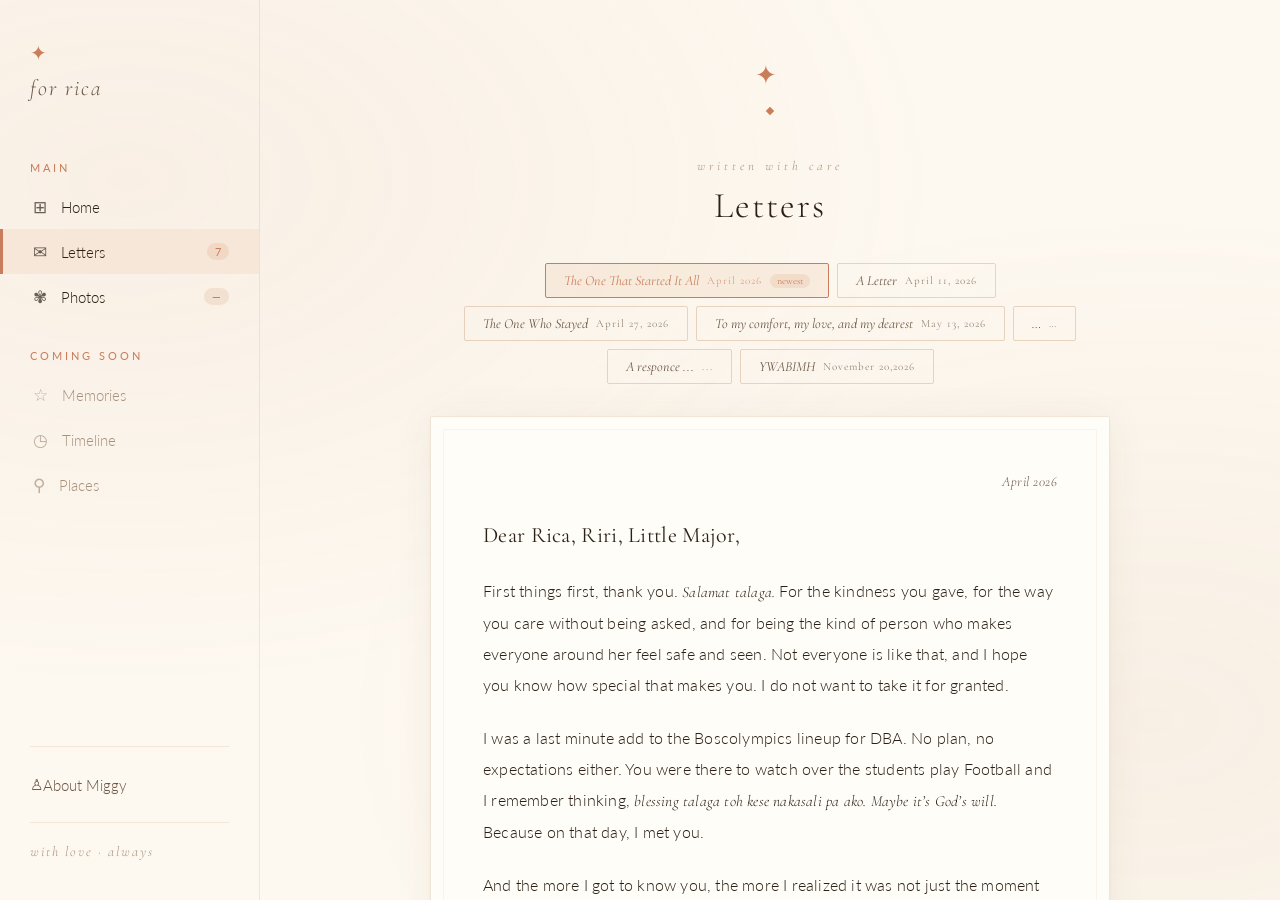
<file: letters.html>
<!DOCTYPE html>
<html lang="en">
<head>
  <meta charset="UTF-8" />
  <meta name="viewport" content="width=device-width, initial-scale=1.0" />
  <title>For Rica — Letters</title>
  <link href="https://fonts.googleapis.com/css2?family=Cormorant+Garamond:ital,wght@0,300;0,400;1,300;1,400&family=Lato:wght@300;400&display=swap" rel="stylesheet" />
  <style>
    *, *::before, *::after { margin:0; padding:0; box-sizing:border-box; }
    :root {
      --cream:#fdf8f0; --cream-deep:#f5ede0; --ink:#2c2016; --ink-light:#6b5744; --ink-faint:#a8917c;
      --blush:#e8c4a0; --rose:#c97d5a; --rose-dark:#a05f40; --gold:#b98250;
      --border:rgba(185,130,80,0.15); --border-strong:rgba(185,130,80,0.30); --shadow-warm:rgba(100,60,20,0.07);
      --font-serif:"Cormorant Garamond",serif; --font-sans:"Lato",sans-serif; --sidebar-w:260px;
    }
    html,body{min-height:100vh;background-color:var(--cream);font-family:var(--font-sans);font-weight:300;color:var(--ink);overflow-x:hidden;}
    body::before{content:"";position:fixed;inset:0;background:radial-gradient(ellipse at 10% 20%,rgba(200,140,100,0.08) 0%,transparent 50%),radial-gradient(ellipse at 90% 80%,rgba(185,130,80,0.07) 0%,transparent 50%);pointer-events:none;z-index:0;}
    .petals-container{position:fixed;inset:0;pointer-events:none;z-index:1;overflow:hidden;}
    .petal{position:absolute;top:-40px;background:radial-gradient(ellipse at 40% 30%,#f2c4a8,#d9896a);border-radius:50% 0 50% 0;opacity:0;animation:petalFall linear infinite;}
    @keyframes petalFall{0%{transform:translateY(0) rotate(0deg) translateX(0);opacity:0;}5%{opacity:0.6;}95%{opacity:0.3;}100%{transform:translateY(110vh) rotate(360deg) translateX(60px);opacity:0;}}
    .petal:nth-child(1){left:5%;width:8px;height:11px;animation-duration:9s;animation-delay:0s;}
    .petal:nth-child(2){left:15%;width:12px;height:16px;animation-duration:11s;animation-delay:1.5s;}
    .petal:nth-child(3){left:28%;width:9px;height:12px;animation-duration:8s;animation-delay:3s;}
    .petal:nth-child(4){left:40%;width:11px;height:15px;animation-duration:13s;animation-delay:0.8s;}
    .petal:nth-child(5){left:55%;width:8px;height:11px;animation-duration:10s;animation-delay:2.2s;}
    .petal:nth-child(6){left:68%;width:13px;height:17px;animation-duration:9s;animation-delay:4s;}
    .petal:nth-child(7){left:78%;width:9px;height:12px;animation-duration:12s;animation-delay:1s;}
    .petal:nth-child(8){left:88%;width:10px;height:14px;animation-duration:8s;animation-delay:3.5s;}
    .petal:nth-child(9){left:22%;width:7px;height:10px;animation-duration:14s;animation-delay:5s;}
    .petal:nth-child(10){left:62%;width:11px;height:15px;animation-duration:11s;animation-delay:6s;}
    @keyframes fadeUp{from{opacity:0;transform:translateY(40px);}to{opacity:1;transform:translateY(0);}}
    .animate-in{animation:fadeUp 1.2s cubic-bezier(0.22,1,0.36,1) both;}
    .app-container{display:flex;min-height:100vh;position:relative;z-index:2;}
    .sidebar{width:var(--sidebar-w);flex-shrink:0;background-color:transparent;border-right:1px solid var(--border);display:flex;flex-direction:column;padding:40px 0;position:sticky;top:0;height:100vh;overflow-y:auto;}
    .sidebar-header{padding:0 30px;margin-bottom:40px;}
    .sidebar-header .star{color:var(--rose);font-size:20px;margin-bottom:10px;display:block;}
    .sidebar-header h2{font-family:var(--font-serif);font-style:italic;font-size:22px;font-weight:300;letter-spacing:2px;color:var(--ink-light);}
    .sidebar-menu{flex:1;}
    .sidebar-menu h3{font-size:11px;letter-spacing:3px;color:var(--rose);padding:0 30px;margin:20px 0 10px;font-weight:400;}
    .sidebar-menu ul{list-style:none;margin-bottom:30px;}
    .sidebar-menu li{display:flex;align-items:center;border-left:3px solid transparent;transition:background 0.2s ease;}
    .sidebar-menu li:hover{background-color:rgba(232,196,160,0.1);}
    .sidebar-menu li.active{background-color:rgba(232,196,160,0.2);border-left:3px solid var(--rose);}
    .sidebar-menu li a{text-decoration:none;color:var(--ink);font-size:15px;display:flex;align-items:center;width:100%;padding:12px 30px;transition:color 0.2s ease;}
    .sidebar-menu li.disabled a{color:var(--ink-faint);pointer-events:none;}
    .sidebar-menu .icon{margin-right:14px;font-size:17px;opacity:0.7;}
    .badge{margin-left:auto;background-color:rgba(201,125,90,0.15);color:var(--rose);font-size:11px;padding:2px 8px;border-radius:12px;font-weight:400;}
    .sidebar-bottom{padding:0 30px;}
    .sidebar-bottom ul{list-style:none;border-top:1px solid var(--border);padding-top:20px;margin-bottom:20px;}
    .sidebar-bottom li a{text-decoration:none;color:var(--ink-light);font-size:15px;display:flex;align-items:center;padding:8px 0;transition:color 0.2s ease;}
    .sidebar-bottom li a:hover{color:var(--rose);}
    .sidebar-footer{font-family:var(--font-serif);font-style:italic;font-size:14px;color:var(--ink-faint);letter-spacing:2px;border-top:1px solid var(--border);padding-top:20px;}
    .main-content{flex:1;display:flex;flex-direction:column;align-items:center;padding:60px 20px;overflow-y:auto;height:100vh;}
    .ornament-divider{text-align:center;margin-bottom:40px;}
    .ornament-divider .star-glyph{font-family:var(--font-serif);font-size:26px;color:var(--rose);letter-spacing:8px;display:block;margin-bottom:8px;}
    .ornament-divider .line{display:inline-block;width:100px;height:0.5px;background:linear-gradient(to right,transparent,var(--blush),transparent);vertical-align:middle;}
    .ornament-divider .diamond{display:inline-block;width:6px;height:6px;background:var(--rose);transform:rotate(45deg);margin:0 12px;vertical-align:middle;}
    .letters-wrapper{max-width:680px;width:100%;}
    .page-title{text-align:center;margin-bottom:36px;}
    .page-title .eyebrow{font-family:var(--font-serif);font-style:italic;font-size:13px;letter-spacing:4px;color:var(--ink-faint);display:block;margin-bottom:10px;}
    .page-title h1{font-family:var(--font-serif);font-weight:300;font-size:36px;color:var(--ink);letter-spacing:2px;}

    /* ── LETTER TAB NAVIGATION ── */
    .letter-tabs {
      display:flex; flex-wrap:wrap; gap:8px;
      margin-bottom:32px; justify-content:center;
    }
    .letter-tab {
      background:transparent; border:0.5px solid var(--border-strong);
      border-radius:2px; padding:8px 18px; cursor:pointer;
      font-family:var(--font-serif); font-style:italic; font-size:14px;
      color:var(--ink-light); transition:all 0.2s ease;
      display:flex; align-items:center; gap:8px;
    }
    .letter-tab:hover { border-color:var(--rose); color:var(--rose); background:rgba(201,125,90,0.05); }
    .letter-tab.active { background:rgba(232,196,160,0.2); border-color:var(--rose); color:var(--rose); }
    .letter-tab .tab-date { font-size:11px; letter-spacing:1px; opacity:0.7; font-style:normal; }
    .letter-tab .tab-badge { font-size:10px; background:rgba(201,125,90,0.15); color:var(--rose); padding:1px 7px; border-radius:10px; font-style:normal; }

    /* ── LETTER PANELS (one visible at a time) ── */
    .letter-panel { display:none; }
    .letter-panel.active { display:block; animation:fadeUp 0.5s ease both; }

    /* ── LETTER PAPER CARD ── */
    .letter-paper{background:#fffdf8;border:0.5px solid rgba(185,130,80,0.2);border-radius:2px;padding:56px 52px;position:relative;box-shadow:0 2px 40px rgba(100,60,20,0.06),0 1px 4px rgba(100,60,20,0.04);margin-bottom:24px;}
    .letter-paper::after{content:"";position:absolute;inset:12px;border:0.5px solid rgba(185,130,80,0.08);border-radius:1px;pointer-events:none;}
    .letter-date{text-align:right;font-family:var(--font-serif);font-style:italic;font-size:14px;color:var(--ink-light);letter-spacing:0.5px;margin-bottom:32px;}
    .letter-salutation{font-family:var(--font-serif);font-size:22px;font-weight:400;color:var(--ink);margin-bottom:28px;letter-spacing:0.3px;}
    .letter-body p{font-size:15.5px;line-height:2;color:var(--ink);margin-bottom:22px;letter-spacing:0.2px;}
    .letter-body p:last-child{margin-bottom:0;}
    .tagalog{font-family:var(--font-serif);font-style:italic;font-size:15.5px;color:var(--ink);}
    .letter-closing{margin-top:36px;border-top:0.5px solid rgba(185,130,80,0.15);padding-top:28px;}
    .letter-closing .closing-label{font-family:var(--font-serif);font-style:italic;font-size:15px;color:var(--ink-light);margin-bottom:6px;}
    .letter-closing .closing-name{font-family:var(--font-serif);font-size:28px;font-weight:400;color:var(--ink);letter-spacing:1px;}

    /* ── PREV / NEXT NAV ── */
    .letter-nav {
      display:flex; justify-content:space-between; align-items:center;
      margin-top:8px;
    }
    .nav-btn {
      background:transparent; border:0.5px solid var(--border-strong); border-radius:2px;
      padding:8px 20px; font-family:var(--font-sans); font-size:11px;
      letter-spacing:2px; color:var(--ink-faint); cursor:pointer;
      transition:all 0.2s ease; text-transform:uppercase;
    }
    .nav-btn:hover { border-color:var(--rose); color:var(--rose); }
    .nav-btn:disabled { opacity:0.25; pointer-events:none; }
    .nav-counter { font-family:var(--font-serif); font-style:italic; font-size:14px; color:var(--ink-faint); }

    @media(max-width:768px){
      .app-container{flex-direction:column;}
      .sidebar{width:100%;height:auto;position:static;border-right:none;border-bottom:1px solid var(--border);padding:20px 0;}
      .main-content{height:auto;overflow-y:visible;padding:40px 15px;}
      .letter-paper{padding:36px 28px;}
    }
  </style>
</head>
<body>

  <div class="petals-container" aria-hidden="true">
    <div class="petal"></div><div class="petal"></div><div class="petal"></div>
    <div class="petal"></div><div class="petal"></div><div class="petal"></div>
    <div class="petal"></div><div class="petal"></div><div class="petal"></div>
    <div class="petal"></div>
  </div>

  <div class="app-container">
    <aside class="sidebar">
      <div class="sidebar-header">
        <span class="star">✦</span>
        <h2>for rica</h2>
      </div>
      <nav class="sidebar-menu">
        <h3>MAIN</h3>
        <ul>
          <li><a href="index.html"><span class="icon">⊞</span> Home</a></li>
          <li class="active"><a href="letters.html"><span class="icon">✉</span> Letters <span class="badge" id="badge-letters">—</span></a></li>
          <li><a href="photos.html"><span class="icon">✾</span> Photos <span class="badge" id="badge-photos">—</span></a></li>
        </ul>
        <h3>COMING SOON</h3>
        <ul>
          <li class="disabled"><a href="#"><span class="icon">☆</span> Memories</a></li>
          <li class="disabled"><a href="#"><span class="icon">◷</span> Timeline</a></li>
          <li class="disabled"><a href="#"><span class="icon">⚲</span> Places</a></li>
        </ul>
      </nav>
      <div class="sidebar-bottom">
        <ul><li><a href="about.html"><span class="icon">♙</span> About Miggy</a></li></ul>
        <div class="sidebar-footer">with love &middot; always</div>
      </div>
    </aside>

    <main class="main-content">
      <div class="letters-wrapper animate-in">

        <div class="ornament-divider">
          <span class="star-glyph">✦</span>
          <span class="line"></span><span class="diamond"></span><span class="line"></span>
        </div>

        <div class="page-title">
          <span class="eyebrow">written with care</span>
          <h1>Letters</h1>
        </div>

        <!-- ── TAB LIST (auto-built by JS from articles below) ── -->
        <div class="letter-tabs" id="letter-tabs"></div>

        <!-- ── LETTER PANELS ──
             Each <article> becomes one tab panel.
             To add a new letter: copy an <article data-title="..." data-date="..."> block.
             JS will auto-create the tab for it.
        ── -->

        <!-- LETTER 1 -->
        <article class="letter-paper letter-panel" data-title="The One That Started It All" data-date="April 2026">
          <div class="letter-date">April 2026</div>
          <div class="letter-salutation">Dear Rica, Riri, Little Major,</div>
          <div class="letter-body">
            <p>First things first, thank you. <span class="tagalog">Salamat talaga.</span> For the kindness you gave, for the way you care without being asked, and for being the kind of person who makes everyone around her feel safe and seen. Not everyone is like that, and I hope you know how special that makes you. I do not want to take it for granted.</p>
            <p>I was a last minute add to the Boscolympics lineup for DBA. No plan, no expectations either. You were there to watch over the students play Football and I remember thinking, <span class="tagalog">blessing talaga toh kese nakasali pa ako. Maybe it&rsquo;s God&rsquo;s will.</span> Because on that day, I met you.</p>
            <p>And the more I got to know you, the more I realized it was not just the moment or just a feeling. It was you. Your warmth, your love for the people around you, the way you are cute, gorgeous, and kind all at once without even trying. <span class="tagalog">Yung totoo mong pagkatao, yon ang nag-pafall sa akin sayo, Rica.</span></p>
            <p>I call you Little Major, Light Furry, Riri. I know it&rsquo;s silly but for me, those names just feel right for you. Small, warm, and mine to keep quietly.</p>
            <p>I am grateful for you, Rica, I love you dearly. If you ever give me a chance, I will make sure you never regret it.</p>
          </div>
          <div class="letter-closing">
            <div class="closing-label">With love and gratitude,</div>
            <div class="closing-name">Miggy</div>
          </div>
        </article>

        
        <!-- ═══ LETTER: A Letter ═══ -->
        <article class="letter-paper letter-panel" data-title="A Letter" data-date="April 11, 2026">
          <div class="letter-date">April 11, 2026</div>
          <div class="letter-salutation">To my dearest,</div>
          <div class="letter-body">
            <p>I just wanna congratulate you on your graduation! I may not have been able to witness your journey all throughout in achieving this milestone, but I am confident that you tried and did your best.</p>
            <p>Just like any other day, you were sparkling like a star, radiating a light that no one can resist looking at, staring actually. I hope that as you take your path through college, the shine you carry will never fade. I will always be here for you. Don’t hesitate to reach out to me when you need something or someone.</p>
          </div>
          <div class="letter-closing">
            <div class="closing-label">Love, Ri.</div>
            <div class="closing-name">Miggy</div>
          </div>
        </article>
        
        <!-- ═══ LETTER: The One Who Stayed ═══ -->
        <article class="letter-paper letter-panel" data-title="The One Who Stayed" data-date="April 27, 2026">
          <div class="letter-date">April 27, 2026</div>
          <div class="letter-salutation">A Poem For You</div>
          <div class="letter-body">
            <p>I wasn't the first to catch your eye,<br />Or the first to make you laugh.<br />I wasn't the first to say "hello"<br />On that winding, early path.</p>
            <p>There were voices before mine reached your ears,<br />And names that came before.<br />I watched from the edges of your world<br />As others knocked upon your door.</p>
            <p>But I am the first to hold your heart,<br />The first you chose to keep.<br />The first to turn a "maybe"<br />Into a promise, true and deep.</p>
            <p>They may have had the opening lines,<br />But I have the rest of the book.<br />I'm the first one who didn't just pass by,<br />But stayed for a second look.</p>
            <p>They were just the preface,<br />A flicker in the light,<br />But I am your forever,<br />The one who feels just right.</p>
            <p>And in the quiet moments,<br />When the world fades soft and slow,<br />I'll be the one beside you,<br />The one you'll always know.</p>
          </div>
          <div class="letter-closing">
            <div class="closing-label">Yours truly</div>
            <div class="closing-name">Miggy</div>
          </div>
        </article>
        
        <!-- ═══ LETTER: To my comfort, my love, and my dearest ═══ -->
        <article class="letter-paper letter-panel" data-title="To my comfort, my love, and my dearest" data-date="May 13, 2026">
          <div class="letter-date">May 13, 2026</div>
          <div class="letter-salutation">To Migz</div>
          <div class="letter-body">
            <p>If I could describe how you make me feel,<br />I can’t use simple words to do so.</p>
            <p>So hear me out.</p>
            <p>Having you is like a gentle pat at the back, comforting.<br />Being with you is like riding a roller coaster, it makes my heart flutter with excitement.<br />Holding you is like a newly baked bread, it gives me a cozy embrace–a warmth that reaches within.<br />Hearing you is like my favorite song, one I never want to end. One that I would want to sync to.<br />Seeing you is like stumbling upon a masterpiece, I couldn’t take my eyes off you.<br />Smelling your scent is like finding home, to the point that when we are apart, your scent lingers like the memory of home.</p>
            <p>And just as you are my comfort and my thrill<br />through the heights and the quiet moments<br />I’ll be your steady ground <br />keeping you unshaken,<br />holding on to you tightly <br />When life starts to give you discomfort.</p>
          </div>
          <div class="letter-closing">
            <div class="closing-label">With love,</div>
            <div class="closing-name">Miggy</div>
          </div>
        </article>
        
        <!-- ═══ LETTER: … ═══ -->
        <article class="letter-paper letter-panel" data-title="…" data-date="…">
          <div class="letter-date">…</div>
          <div class="letter-salutation">…</div>
          <div class="letter-body">
            <p>Will it be selfish of me?</p>
            <p>Is it selfish that I’m starting to have a thought of stopping what we have?</p>
            <p>Having to work again with the people whose gaze are focused on finding mistakes gives a shiver down to my spine.</p>
            <p>What if they’ll find out?</p>
            <p>This simple question started to linger.<br />Slowly creeping, gently haunting while it knocks on my door.</p>
            <p>Will it be selfish of me to ask if we could stop for a moment?</p>
            <p>Is it selfish that I want to let you go but I want you for myself at the same time?</p>
            <p>It’s just that, you are too good to be true. <br />In fact, you are the one who’s too good for me.<br />Because of that, I don’t want to hurt you in any way.</p>
            <p>So if letting you go is the only option to minimize the pain you’ll feel in case things go south. I won’t hesitate to do so.</p>
          </div>
          <div class="letter-closing">
            <div class="closing-label">…</div>
            <div class="closing-name">Miggy</div>
          </div>
        </article>
        
        <!-- ═══ LETTER: A responce  ... ═══ -->
        <article class="letter-paper letter-panel" data-title="A responce  ..." data-date="...">
          <div class="letter-date">...</div>
          <div class="letter-salutation">...</div>
          <div class="letter-body">
            <p>It's not selfish. Not even a little.</p>
            <p>But I need you to hear this. You are not a burden, and you are not going to hurt me. If anything, the fact that you're even thinking this way just shows how much you care, and that's one of the reasons I don't want to let this go.</p>
            <p>I understand why you're scared. We have to be careful, and I respect that completely. I'm not going to rush anything or put you in a position that could make things harder for you. Your peace of mind matters to me.</p>
            <p>I'm not asking you to have everything figured out. I'm just asking you to stay, and trust that we can take this one step at a time, quietly, at a pace that feels safe for both of us.</p>
            <p>We don't have to stop. We just have to be careful together.</p>
          </div>
          <div class="letter-closing">
            <div class="closing-label">So please don't go, My Riri.</div>
            <div class="closing-name">Miggy</div>
          </div>
        </article>
        
        <!-- ═══ LETTER: YWABIMH ═══ -->
        <article class="letter-paper letter-panel" data-title="YWABIMH" data-date="November 20,2026">
          <div class="letter-date">November 20,2026</div>
          <div class="letter-salutation">Dear Miggy</div>
          <div class="letter-body">
            <p>The hardest part of wanting to stay is seeing the sparks in your eyes slowly fading away. Those eyes were once full of life, and now those same eyes that wanted to be with me try to plead for the things that the mouth cannot express.</p>
            <p>I know we want to stay and we wanted to put up a fight. But our worries are greater than us. And I know that these will just prevent us from being happy with each other, from being happy with the relationship we wanted to have.</p>
            <p>I don’t want you to regret meeting me because you made me the happiest. And thinking that you might think “We shouldn’t have met” or “we shouldn’t have risked it” breaks me even more. I want you to cherish what we had and learn from it. I want our memories to be something worth looking back. Something that won’t let you think “That shouldn’t have happened.” Let’s remember the happy moments that we had, my greatest love.</p>
            <p>Thank you for showing me that you care for me up until the end. Thank you for considering how I feel before you say that you wanted to end things.</p>
            <p>I’ll pray for you, Ajel Salvador. For your happiness, for your success and for everything that you dream about.</p>
            <p>Let’s not have any regrets for meeting each other and for letting each other go.</p>
            <p>Thank you for letting me detached slowly. And I hope that you’ll look after yourself and put yourself first before anyone or anything else.</p>
            <p>Farewell, my Miggy.</p>
          </div>
          <div class="letter-closing">
            <div class="closing-label">And someday when our paths cross again, I hope I’ll see the same sparks from your eyes, the same sparks I saw when we were in the hallway of DBA Tarlac.</div>
            <div class="closing-name">Miggy</div>
          </div>
        </article>
        <!-- ADD MORE LETTERS HERE — copy the article block above, change data-title, data-date, and content -->

        <!-- ── PREV / NEXT NAVIGATION ── -->
        <div class="letter-nav">
          <button class="nav-btn" id="prev-btn">← Previous</button>
          <span class="nav-counter" id="nav-counter"></span>
          <button class="nav-btn" id="next-btn">Next →</button>
        </div>

      </div>
    </main>
  </div>

  <script>
    /* ── BADGE COUNTS ── */
    const PHOTO_COUNT_KEY  = 'rica-photo-count';
    const LETTER_COUNT_KEY = 'rica-letter-count';
    const storedPhotos = localStorage.getItem(PHOTO_COUNT_KEY) || '—';

    /* ── LETTER TAB SYSTEM ── */
    const panels  = Array.from(document.querySelectorAll('article.letter-panel'));
    const tabsEl  = document.getElementById('letter-tabs');
    const prevBtn = document.getElementById('prev-btn');
    const nextBtn = document.getElementById('next-btn');
    const counter = document.getElementById('nav-counter');

    let current = 0;

    /* Build tabs from each article's data-title and data-date */
    panels.forEach((panel, i) => {
      const title = panel.dataset.title || `Letter ${i + 1}`;
      const date  = panel.dataset.date  || '';

      const tab = document.createElement('button');
      tab.className = 'letter-tab' + (i === 0 ? ' active' : '');
      tab.innerHTML = `${title} <span class="tab-date">${date}</span>` + (i === 0 ? ' <span class="tab-badge">newest</span>' : '');
      tab.addEventListener('click', () => showPanel(i));
      tabsEl.appendChild(tab);
    });

    function showPanel(index) {
      panels.forEach((p, i) => {
        p.classList.toggle('active', i === index);
      });
      tabsEl.querySelectorAll('.letter-tab').forEach((t, i) => {
        t.classList.toggle('active', i === index);
      });
      current = index;
      updateNav();
      window.scrollTo({ top: 0, behavior: 'smooth' });
    }

    function updateNav() {
      prevBtn.disabled = current === 0;
      nextBtn.disabled = current === panels.length - 1;
      counter.textContent = panels.length > 1 ? `${current + 1} of ${panels.length}` : '';
    }

    prevBtn.addEventListener('click', () => { if (current > 0) showPanel(current - 1); });
    nextBtn.addEventListener('click', () => { if (current < panels.length - 1) showPanel(current + 1); });

    /* Show first panel on load */
    showPanel(0);

    /* Save letter count and update badges */
    const letterCount = panels.length;
    localStorage.setItem(LETTER_COUNT_KEY, letterCount);
    document.getElementById('badge-letters').textContent = letterCount;
    document.getElementById('badge-photos').textContent  = storedPhotos;
  </script>

</body>
</html>
</file>
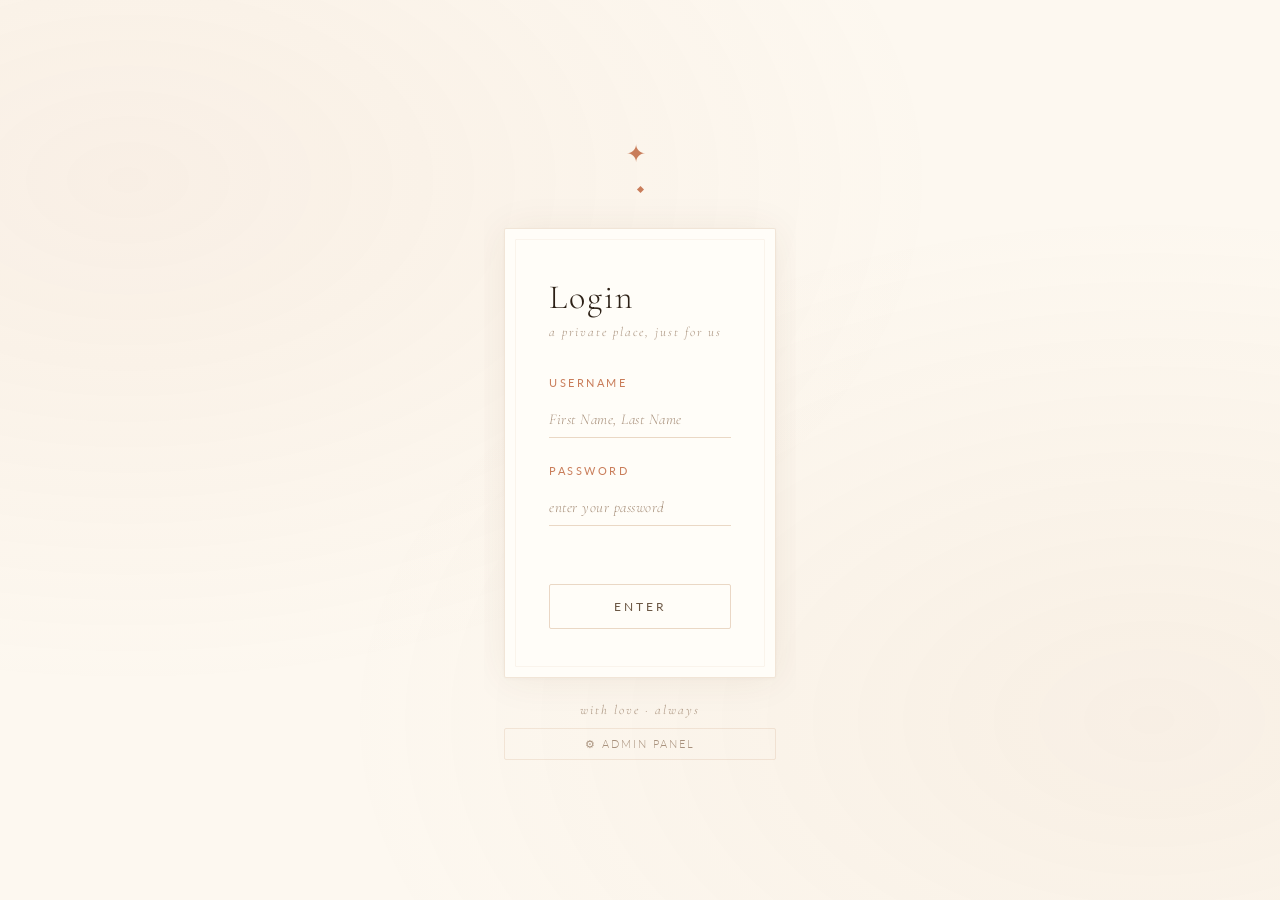
<file: login.html>
<!DOCTYPE html>
<html lang="en">
<head>
  <meta charset="UTF-8" />
  <meta name="viewport" content="width=device-width, initial-scale=1.0" />
  <title>For Rica — Login</title>
  <link href="https://fonts.googleapis.com/css2?family=Cormorant+Garamond:ital,wght@0,300;0,400;1,300;1,400&family=Lato:wght@300;400&display=swap" rel="stylesheet" />
  <style>
    *, *::before, *::after { margin: 0; padding: 0; box-sizing: border-box; }
    :root {
      --cream:#fdf8f0; --cream-deep:#f5ede0; --ink:#2c2016; --ink-light:#6b5744; --ink-faint:#a8917c;
      --blush:#e8c4a0; --rose:#c97d5a; --rose-dark:#a05f40;
      --border:rgba(185,130,80,0.15); --border-strong:rgba(185,130,80,0.30); --shadow-warm:rgba(100,60,20,0.07);
      --font-serif:"Cormorant Garamond",serif; --font-sans:"Lato",sans-serif;
    }
    html,body { min-height:100vh; background-color:var(--cream); font-family:var(--font-sans); font-weight:300; color:var(--ink); overflow-x:hidden; display:flex; align-items:center; justify-content:center; }
    body::before { content:""; position:fixed; inset:0; background:radial-gradient(ellipse at 10% 20%,rgba(200,140,100,0.08) 0%,transparent 50%),radial-gradient(ellipse at 90% 80%,rgba(185,130,80,0.07) 0%,transparent 50%); pointer-events:none; z-index:0; }
    .petals-container { position:fixed; inset:0; pointer-events:none; z-index:1; overflow:hidden; }
    .petal { position:absolute; top:-40px; background:radial-gradient(ellipse at 40% 30%,#f2c4a8,#d9896a); border-radius:50% 0 50% 0; opacity:0; animation:petalFall linear infinite; }
    @keyframes petalFall { 0%{transform:translateY(0) rotate(0deg) translateX(0);opacity:0;} 5%{opacity:0.6;} 95%{opacity:0.3;} 100%{transform:translateY(110vh) rotate(360deg) translateX(60px);opacity:0;} }
    .petal:nth-child(1){left:5%;width:8px;height:11px;animation-duration:9s;animation-delay:0s;}
    .petal:nth-child(2){left:15%;width:12px;height:16px;animation-duration:11s;animation-delay:1.5s;}
    .petal:nth-child(3){left:28%;width:9px;height:12px;animation-duration:8s;animation-delay:3s;}
    .petal:nth-child(4){left:40%;width:11px;height:15px;animation-duration:13s;animation-delay:0.8s;}
    .petal:nth-child(5){left:55%;width:8px;height:11px;animation-duration:10s;animation-delay:2.2s;}
    .petal:nth-child(6){left:68%;width:13px;height:17px;animation-duration:9s;animation-delay:4s;}
    .petal:nth-child(7){left:78%;width:9px;height:12px;animation-duration:12s;animation-delay:1s;}
    .petal:nth-child(8){left:88%;width:10px;height:14px;animation-duration:8s;animation-delay:3.5s;}
    .petal:nth-child(9){left:22%;width:7px;height:10px;animation-duration:14s;animation-delay:5s;}
    .petal:nth-child(10){left:62%;width:11px;height:15px;animation-duration:11s;animation-delay:6s;}
    @keyframes fadeUp { from{opacity:0;transform:translateY(30px);} to{opacity:1;transform:translateY(0);} }

    .login-box { max-width:420px; width:100%; padding:20px; position:relative; z-index:2; animation:fadeUp 1s cubic-bezier(0.22,1,0.36,1) both; }

    .login-ornament { text-align:center; margin-bottom:32px; }
    .login-ornament .star-glyph { font-family:var(--font-serif); font-size:24px; color:var(--rose); letter-spacing:8px; display:block; margin-bottom:8px; }
    .login-ornament .line { display:inline-block; width:80px; height:0.5px; background:linear-gradient(to right,transparent,var(--blush),transparent); vertical-align:middle; }
    .login-ornament .diamond { display:inline-block; width:5px; height:5px; background:var(--rose); transform:rotate(45deg); margin:0 10px; vertical-align:middle; }

    .login-card { background:#fffdf8; border:0.5px solid rgba(185,130,80,0.2); border-radius:2px; padding:48px 44px; position:relative; box-shadow:0 2px 40px var(--shadow-warm),0 1px 4px rgba(100,60,20,0.04); transition:transform 0.15s ease; }
    .login-card::after { content:""; position:absolute; inset:10px; border:0.5px solid rgba(185,130,80,0.07); border-radius:1px; pointer-events:none; }

    .login-title { font-family:var(--font-serif); font-weight:300; font-size:34px; color:var(--ink); letter-spacing:2px; margin-bottom:6px; }
    .login-subtitle { font-family:var(--font-serif); font-style:italic; font-size:13px; color:var(--ink-faint); letter-spacing:2px; margin-bottom:36px; display:block; }

    .field-group { margin-bottom:26px; }
    .field-group label { display:block; font-size:11px; letter-spacing:2.5px; color:var(--rose); font-weight:400; margin-bottom:10px; text-transform:uppercase; }
    .field-group input { width:100%; background:transparent; border:none; border-bottom:1px solid var(--border-strong); padding:10px 0; font-family:var(--font-sans); font-size:15px; font-weight:300; color:var(--ink); outline:none; transition:border-color 0.25s ease; letter-spacing:0.5px; }
    .field-group input::placeholder { color:var(--ink-faint); font-style:italic; font-family:var(--font-serif); font-size:15px; }
    .field-group input:focus { border-bottom-color:var(--rose); }

    .login-btn { width:100%; margin-top:32px; background:transparent; border:0.5px solid var(--border-strong); border-radius:2px; padding:14px; font-family:var(--font-sans); font-size:12px; font-weight:400; letter-spacing:3px; color:var(--ink-light); cursor:pointer; transition:all 0.25s ease; text-transform:uppercase; }
    .login-btn:hover { background:rgba(201,125,90,0.08); border-color:var(--rose); color:var(--rose); }

    .login-error { display:none; margin-top:18px; text-align:center; font-family:var(--font-serif); font-style:italic; font-size:14px; color:var(--rose-dark); }
    .login-error.visible { display:block; }

    /* Admin link at bottom */
    .login-footer { text-align:center; margin-top:24px; display:flex; flex-direction:column; gap:10px; }
    .login-footer-text { font-family:var(--font-serif); font-style:italic; font-size:13px; color:var(--ink-faint); letter-spacing:2px; }
    .admin-link { display:inline-block; font-size:11px; letter-spacing:2px; color:var(--ink-faint); text-decoration:none; text-transform:uppercase; padding:8px 20px; border:0.5px solid var(--border); border-radius:2px; transition:all 0.2s ease; }
    .admin-link:hover { color:var(--rose); border-color:var(--rose); background:rgba(201,125,90,0.05); }

    @media(max-width:480px) { .login-card { padding:36px 28px; } }
  </style>
</head>
<body>

  <div class="petals-container" aria-hidden="true">
    <div class="petal"></div><div class="petal"></div><div class="petal"></div>
    <div class="petal"></div><div class="petal"></div><div class="petal"></div>
    <div class="petal"></div><div class="petal"></div><div class="petal"></div>
    <div class="petal"></div>
  </div>

  <div class="login-box">

    <div class="login-ornament">
      <span class="star-glyph">✦</span>
      <span class="line"></span><span class="diamond"></span><span class="line"></span>
    </div>

    <div class="login-card" id="login-card">
      <div class="login-title">Login</div>
      <span class="login-subtitle">a private place, just for us</span>

      <div class="field-group">
        <label for="username">Username</label>
        <input type="text" id="username" placeholder="First Name, Last Name" autocomplete="off" spellcheck="false" />
      </div>

      <div class="field-group">
        <label for="password">Password</label>
        <input type="password" id="password" placeholder="enter your password" />
      </div>

      <button class="login-btn" id="login-btn">Enter</button>
      <div class="login-error" id="login-error">Incorrect username or password. Please try again.</div>
    </div>

    <div class="login-footer">
      <span class="login-footer-text">with love &middot; always</span>
      <!-- Admin link — visible for easy access -->
      <a class="admin-link" href="admin.html">⚙ Admin Panel</a>
    </div>

  </div>

  <script>
    /* ============================================================
       USERS — add more users here
       Format: "First Last": "password"
       Usernames are NOT case-sensitive. Passwords ARE.
       ============================================================ */
    const USERS = {
      "Ajel Salvador": "Riri",
      "Rica Hizon":    "Miggy",
      /* ── ADD MORE USERS BELOW ──
         "First Last": "password",
      ── */
    };

    const SESSION_KEY = 'rica-session';

    const loginBtn      = document.getElementById('login-btn');
    const loginError    = document.getElementById('login-error');
    const loginCard     = document.getElementById('login-card');
    const usernameInput = document.getElementById('username');
    const passwordInput = document.getElementById('password');

    /* Skip login if already authenticated */
    if (sessionStorage.getItem(SESSION_KEY)) {
      window.location.replace('index.html');
    }

    function attemptLogin() {
      const enteredUser = usernameInput.value.trim();
      const enteredPass = passwordInput.value;
      const matchedKey  = Object.keys(USERS).find(n => n.toLowerCase() === enteredUser.toLowerCase());

      if (matchedKey && USERS[matchedKey] === enteredPass) {
        sessionStorage.setItem(SESSION_KEY, matchedKey);
        window.location.href = 'index.html';
      } else {
        loginError.classList.add('visible');
        passwordInput.value = '';
        passwordInput.focus();
        /* Shake animation */
        loginCard.style.transition = 'transform 0.08s ease';
        [-8,8,-5,5,-2,0].forEach((x,i) => setTimeout(() => loginCard.style.transform = `translateX(${x}px)`, i*80));
      }
    }

    loginBtn.addEventListener('click', attemptLogin);
    usernameInput.addEventListener('keydown', e => { if(e.key==='Enter') passwordInput.focus(); });
    passwordInput.addEventListener('keydown', e => { if(e.key==='Enter') attemptLogin(); });
    usernameInput.addEventListener('input', () => loginError.classList.remove('visible'));
    passwordInput.addEventListener('input', () => loginError.classList.remove('visible'));
  </script>

</body>
</html>
</file>
